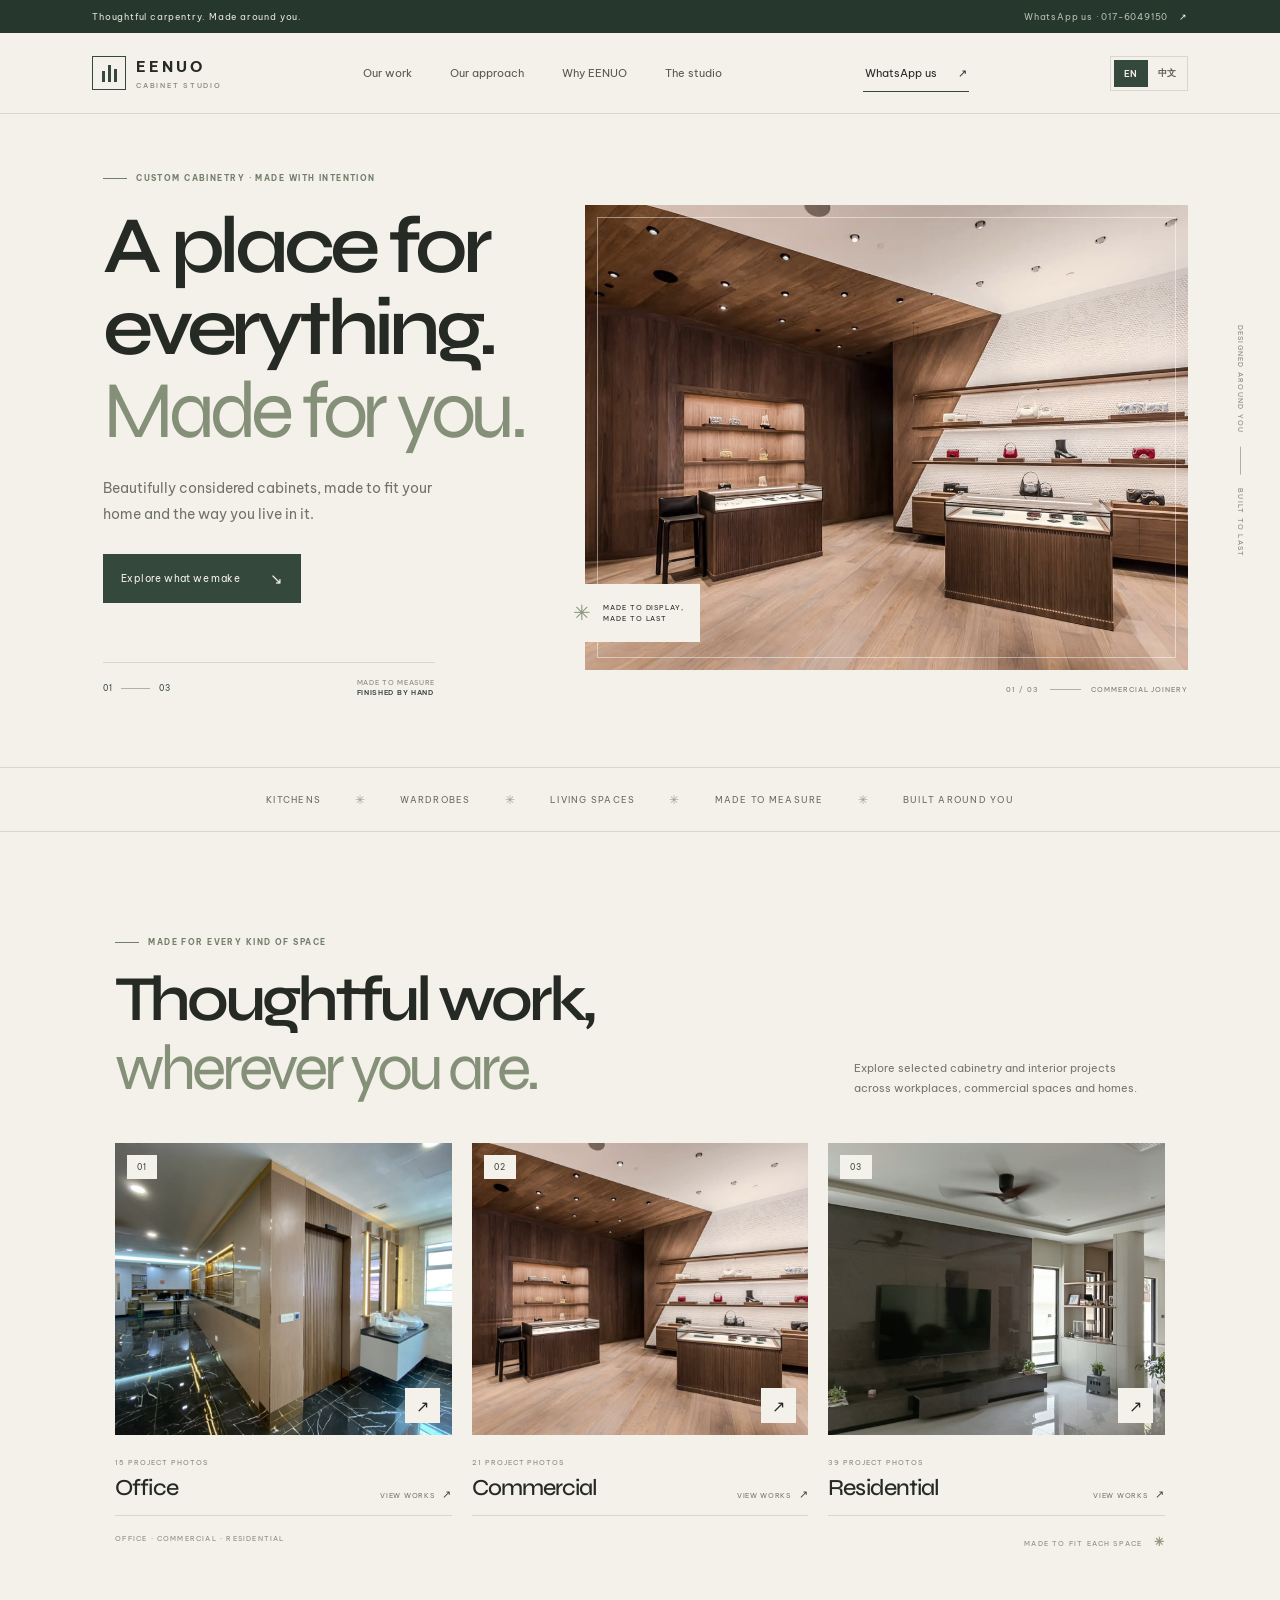
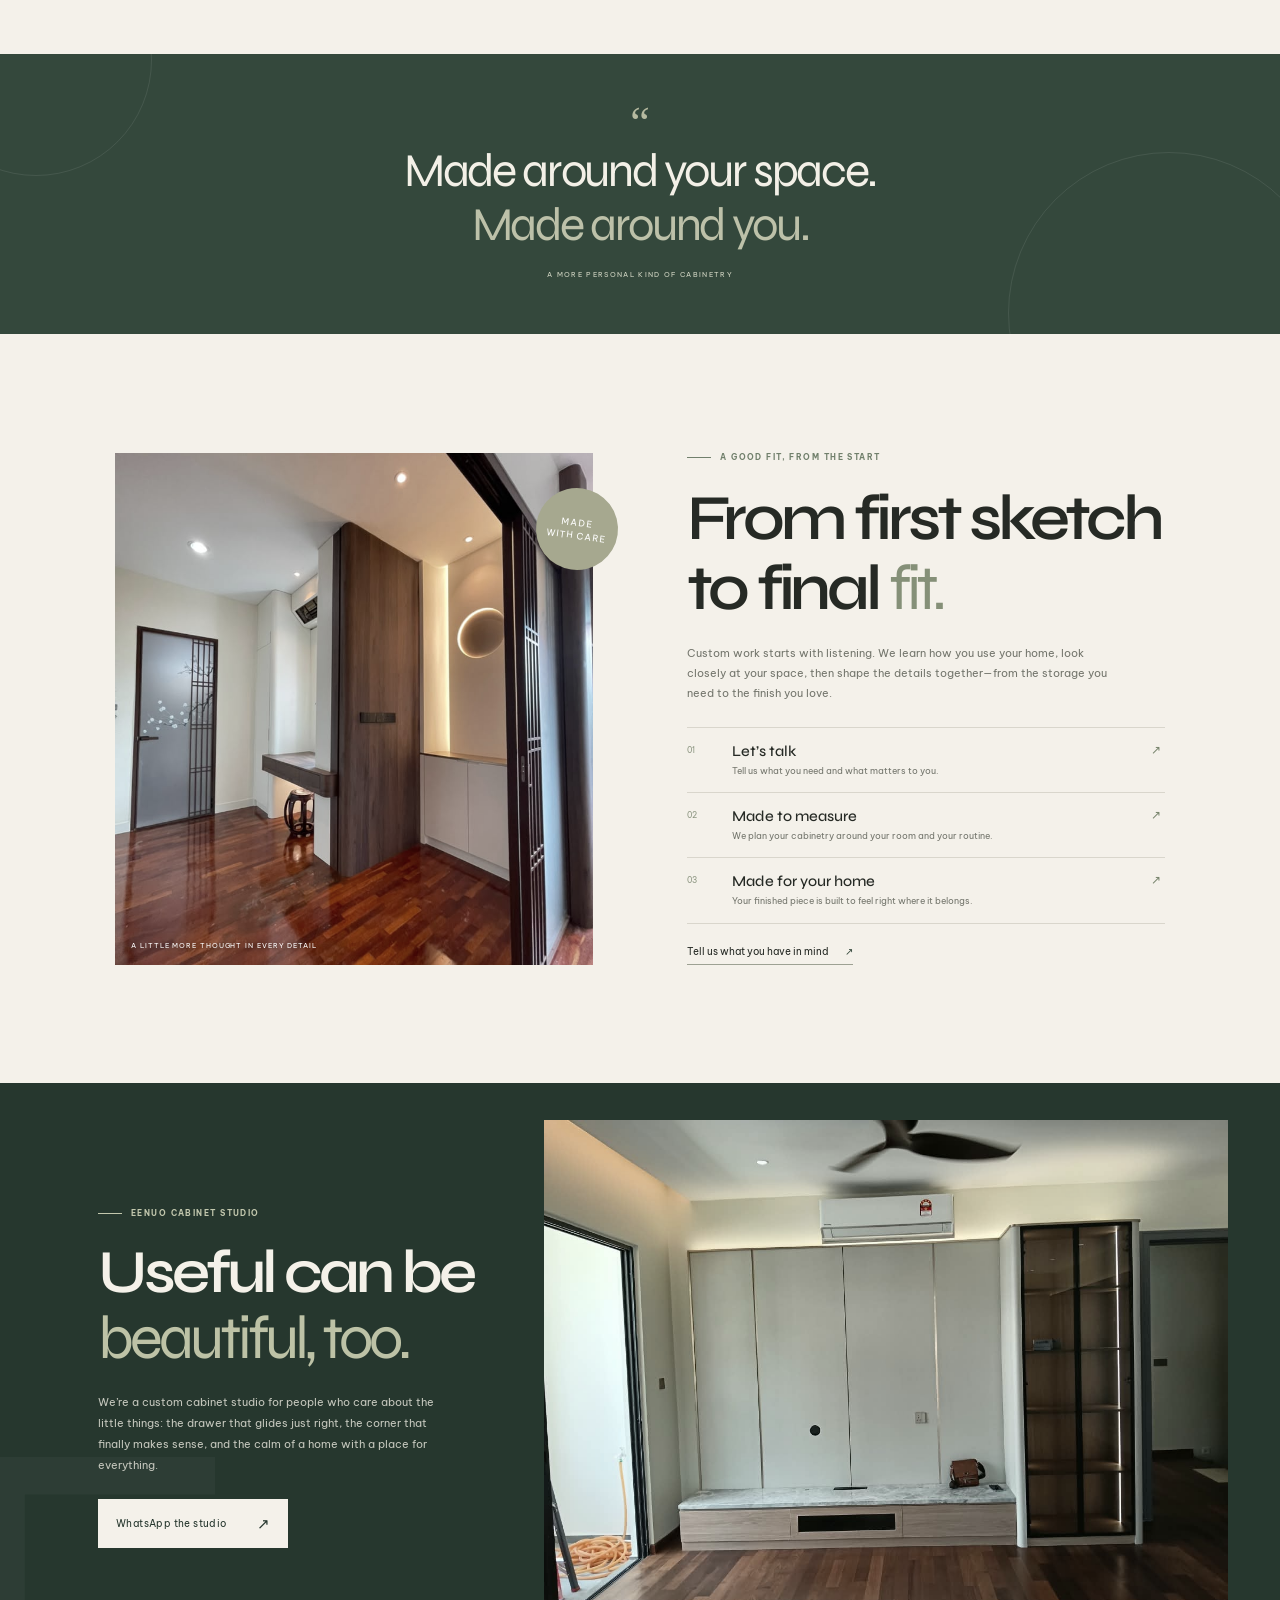
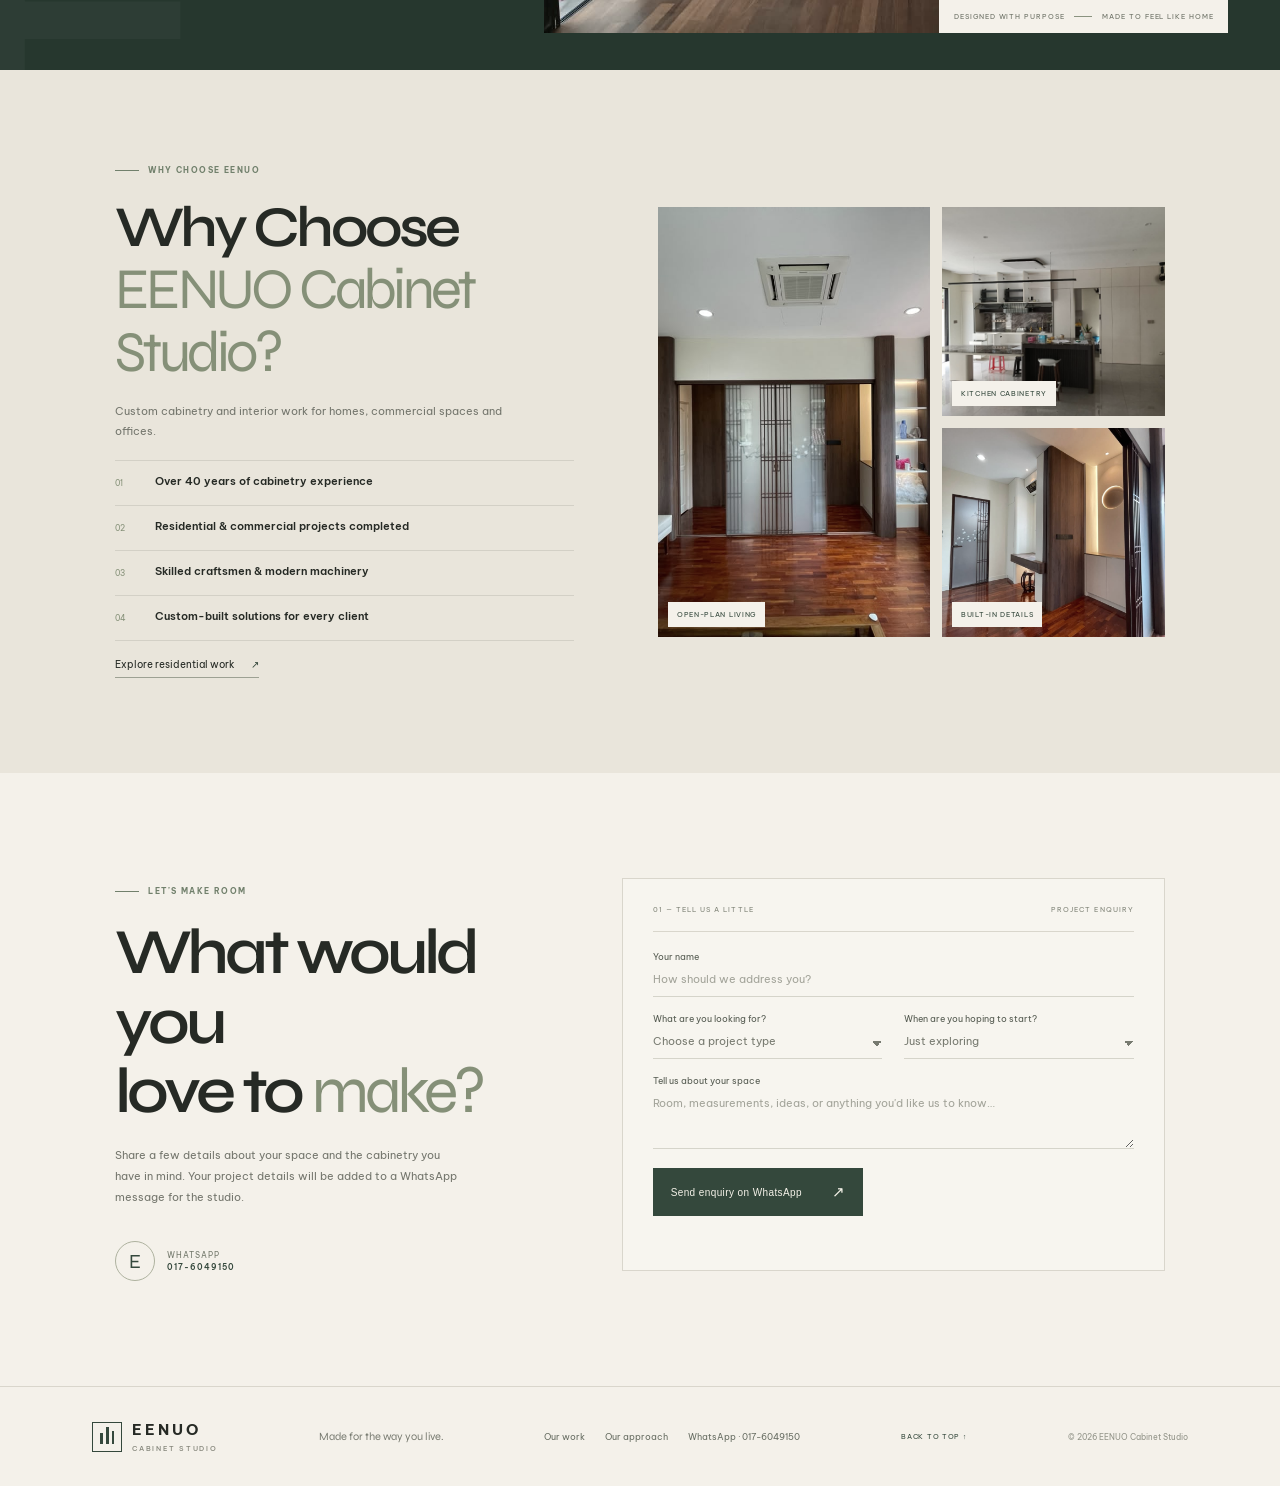
<file: index.html>
<!doctype html>
<html lang="en">
  <head>
    <meta charset="UTF-8" />
    <meta name="viewport" content="width=device-width, initial-scale=1.0" />
    <meta name="theme-color" content="#f4f1ea" />
    <meta name="description" content="EENUO Cabinet Studio creates custom cabinetry and interior joinery for office, commercial and residential spaces." />
    <title>EENUO Cabinet Studio — Made for the way you live</title>
    <link rel="preconnect" href="https://fonts.googleapis.com" />
    <link rel="preconnect" href="https://fonts.gstatic.com" crossorigin />
    <link href="https://fonts.googleapis.com/css2?family=Be+Vietnam+Pro:wght@400;500;600;700&family=Syne:wght@400;500;600;700&display=swap" rel="stylesheet" />
    <link rel="stylesheet" href="styles.css" />
    <link rel="stylesheet" href="styles-portfolio.css" />
  </head>
  <body>
    <div class="topline"><span>Thoughtful carpentry. Made around you.</span><a href="https://wa.me/60176049150?text=Hi%20EENUO%20Cabinet%20Studio%2C%20I%27d%20like%20to%20discuss%20a%20project." target="_blank" rel="noreferrer">WhatsApp us · 017-6049150 <span aria-hidden="true">↗</span></a></div>
    <header class="site-header">
      <a class="wordmark" href="#top" aria-label="EENUO Cabinet Studio home"><span class="wordmark-icon" aria-hidden="true"><i></i><i></i><i></i></span><span>EENUO<small>CABINET STUDIO</small></span></a>
      <nav class="desktop-nav" aria-label="Main navigation"><a href="#work">Our work</a><a href="#approach">Our approach</a><a href="#why-us">Why EENUO</a><a href="#studio">The studio</a></nav>
      <a class="nav-cta" href="https://wa.me/60176049150?text=Hi%20EENUO%20Cabinet%20Studio%2C%20I%27d%20like%20to%20discuss%20a%20project." target="_blank" rel="noreferrer">WhatsApp us <span aria-hidden="true">↗</span></a>
      <div class="language-switch" role="group" aria-label="Language selector"><button type="button" data-language="en" aria-pressed="true">EN</button><button type="button" data-language="zh" aria-pressed="false">中文</button></div><details class="mobile-nav"><summary aria-label="Open navigation"><span></span><span></span></summary><div class="mobile-panel"><a href="#work">Our work</a><a href="#approach">Our approach</a><a href="#why-us">Why EENUO</a><a href="#studio">The studio</a><a href="#contact">Start a project ↗</a></div></details>
    </header>

    <main id="top">
      <section class="hero">
        <div class="hero-copy"><p class="eyebrow"><span></span> CUSTOM CABINETRY · MADE WITH INTENTION</p><h1>A place for<br />everything.<br /><em>Made for you.</em></h1><p class="hero-lede">Beautifully considered cabinets, made to fit your home and the way you live in it.</p><a class="button button-dark" href="#work">Explore what we make <span aria-hidden="true">↘</span></a><div class="hero-foot"><span class="hero-index">01 <i></i> 03</span><span>MADE TO MEASURE<br /><b>FINISHED BY HAND</b></span></div></div>
        <div class="hero-image-wrap"><img src="assets/hero-showroom.jpg" alt="EENUO custom timber retail showroom with fitted wall shelving and display counters" fetchpriority="high" /><div class="hero-image-note"><span class="note-symbol">✳</span><span>MADE TO DISPLAY,<br />MADE TO LAST</span></div><div class="hero-image-tag">01 / 03 <i></i> COMMERCIAL JOINERY</div></div>
        <div class="vertical-label">DESIGNED AROUND YOU <i></i> BUILT TO LAST</div>
      </section>

      <section class="ticker" aria-label="Cabinet services"><span>Kitchens</span><i>✳</i><span>Wardrobes</span><i>✳</i><span>Living spaces</span><i>✳</i><span>Made to measure</span><i>✳</i><span>Built around you</span></section>

      <section class="work section-pad" id="work">
        <div class="section-heading"><div><p class="eyebrow"><span></span> MADE FOR EVERY KIND OF SPACE</p><h2>Thoughtful work,<br /><em>wherever you are.</em></h2></div><p class="heading-note">Explore selected cabinetry and interior projects across workplaces, commercial spaces and homes.</p></div>
        <div class="project-categories">
          <a class="category-card" href="office.html"><div class="category-photo"><img src="assets/office/office-01.jpg" alt="Office cabinetry project by EENUO Cabinet Studio" loading="lazy" /><span class="category-number">01</span><span class="category-arrow" aria-hidden="true">↗</span></div><div class="category-info"><div><span>15 PROJECT PHOTOS</span><h3>Office</h3></div><span class="category-link">VIEW WORKS <b>↗</b></span></div></a>
          <a class="category-card" href="commercial.html"><div class="category-photo"><img src="assets/commercial/commercial-01.jpg" alt="Commercial cabinetry project by EENUO Cabinet Studio" loading="lazy" /><span class="category-number">02</span><span class="category-arrow" aria-hidden="true">↗</span></div><div class="category-info"><div><span>21 PROJECT PHOTOS</span><h3>Commercial</h3></div><span class="category-link">VIEW WORKS <b>↗</b></span></div></a>
          <a class="category-card" href="residential.html"><div class="category-photo"><img src="assets/residential/media-wall.jpg" alt="Residential living room cabinetry and fitted media wall" loading="lazy" /><span class="category-number">03</span><span class="category-arrow" aria-hidden="true">↗</span></div><div class="category-info"><div><span>39 PROJECT PHOTOS</span><h3>Residential</h3></div><span class="category-link">VIEW WORKS <b>↗</b></span></div></a>
        </div>
        <div class="work-bottom"><span>OFFICE · COMMERCIAL · RESIDENTIAL</span><span>MADE TO FIT EACH SPACE <b>✳</b></span></div>
      </section>

      <section class="quote-band"><span class="quote-mark">“</span><p>Made around your space.<br /><em>Made around you.</em></p><span class="quote-caption">A MORE PERSONAL KIND OF CABINETRY</span></section>

      <section class="approach section-pad" id="approach">
        <div class="approach-visual"><img src="assets/joinery-detail.jpg" alt="EENUO custom wood room divider, floating console and illuminated display niche" loading="lazy" /><span class="approach-stamp">MADE<br />WITH CARE</span><span class="image-credit">A LITTLE MORE THOUGHT IN EVERY DETAIL</span></div>
        <div class="approach-copy"><p class="eyebrow"><span></span> A GOOD FIT, FROM THE START</p><h2>From first sketch<br />to final <em>fit.</em></h2><p>Custom work starts with listening. We learn how you use your home, look closely at your space, then shape the details together—from the storage you need to the finish you love.</p><div class="steps"><div class="step"><span>01</span><div><h3>Let’s talk</h3><p>Tell us what you need and what matters to you.</p></div><i>↗</i></div><div class="step"><span>02</span><div><h3>Made to measure</h3><p>We plan your cabinetry around your room and your routine.</p></div><i>↗</i></div><div class="step"><span>03</span><div><h3>Made for your home</h3><p>Your finished piece is built to feel right where it belongs.</p></div><i>↗</i></div></div><a class="text-link" href="#contact">Tell us what you have in mind <span>↗</span></a></div>
      </section>

      <section class="studio" id="studio"><div class="studio-copy"><p class="eyebrow"><span></span> EENUO CABINET STUDIO</p><h2>Useful can be<br /><em>beautiful, too.</em></h2><p>We’re a custom cabinet studio for people who care about the little things: the drawer that glides just right, the corner that finally makes sense, and the calm of a home with a place for everything.</p><a class="button button-light" href="https://wa.me/60176049150?text=Hi%20EENUO%20Cabinet%20Studio%2C%20I%27d%20like%20to%20discuss%20a%20project." target="_blank" rel="noreferrer">WhatsApp the studio <span aria-hidden="true">↗</span></a></div><div class="studio-visual"><img src="assets/media-storage.jpg" alt="EENUO completed media cabinet, stone-look feature wall and glass-front display storage" loading="lazy" /><div class="studio-caption"><span>DESIGNED WITH PURPOSE</span><i></i><span>MADE TO FEEL LIKE HOME</span></div></div><span class="studio-watermark">E</span></section>

      <section class="why-section" id="why-us">
        <div class="why-copy"><p class="eyebrow"><span></span> WHY CHOOSE EENUO</p><h2>Why Choose<br /><em>EENUO Cabinet Studio?</em></h2><p class="why-intro">Custom cabinetry and interior work for homes, commercial spaces and offices.</p>
          <div class="why-points"><article class="why-point"><span>01</span><div><h3>Over 40 years of cabinetry experience</h3></div></article><article class="why-point"><span>02</span><div><h3>Residential &amp; commercial projects completed</h3></div></article><article class="why-point"><span>03</span><div><h3>Skilled craftsmen &amp; modern machinery</h3></div></article><article class="why-point"><span>04</span><div><h3>Custom-built solutions for every client</h3></div></article></div>
          <a class="text-link" href="residential.html">Explore residential work <span>↗</span></a>
        </div>
        <div class="why-photos" aria-label="Selected residential cabinetry projects"><a class="why-photo why-photo-main" href="residential.html"><img src="assets/residential/living-room.jpg" alt="Open living space with a custom timber room divider and built-in storage" loading="lazy" /><span>OPEN-PLAN LIVING</span></a><a class="why-photo" href="residential.html"><img src="assets/residential/kitchen.jpg" alt="Custom kitchen cabinetry with a fitted island" loading="lazy" /><span>KITCHEN CABINETRY</span></a><a class="why-photo" href="residential.html"><img src="assets/residential/display-niche.jpg" alt="Built-in display niche and floating cabinet from a residential project" loading="lazy" /><span>BUILT-IN DETAILS</span></a></div>
      </section>

      <section class="contact section-pad" id="contact"><div class="contact-intro"><p class="eyebrow"><span></span> LET’S MAKE ROOM</p><h2>What would you<br />love to <em>make?</em></h2><p>Share a few details about your space and the cabinetry you have in mind. Your project details will be added to a WhatsApp message for the studio.</p><div class="contact-aside"><span class="contact-seal">E</span><span>WHATSAPP<br /><b>017-6049150</b></span></div></div><form class="project-form" id="project-form"><div class="form-top"><span>01 — TELL US A LITTLE</span><span>PROJECT ENQUIRY</span></div><label>Your name<input name="name" autocomplete="name" placeholder="How should we address you?" required /></label><div class="form-row"><label>What are you looking for?<select name="project" required><option value="" disabled selected>Choose a project type</option><option>Kitchen cabinets</option><option>Wardrobe</option><option>Living room or TV console</option><option>Whole-home cabinetry</option><option>Something else</option></select></label><label>When are you hoping to start?<select name="timing"><option>Just exploring</option><option>In the next 1–3 months</option><option>In 3–6 months</option><option>Flexible</option></select></label></div><label>Tell us about your space<textarea name="details" rows="3" placeholder="Room, measurements, ideas, or anything you'd like us to know…"></textarea></label><button class="button button-dark form-submit" type="submit">Send enquiry on WhatsApp <span aria-hidden="true">↗</span></button><p class="form-status" id="form-status" aria-live="polite"></p></form></section>
    </main>

    <footer class="footer"><a class="wordmark footer-brand" href="#top"><span class="wordmark-icon" aria-hidden="true"><i></i><i></i><i></i></span><span>EENUO<small>CABINET STUDIO</small></span></a><p>Made for the way you live.</p><nav aria-label="Footer navigation"><a href="#work">Our work</a><a href="#approach">Our approach</a><a href="https://wa.me/60176049150?text=Hi%20EENUO%20Cabinet%20Studio%2C%20I%27d%20like%20to%20discuss%20a%20project." target="_blank" rel="noreferrer">WhatsApp · 017-6049150</a></nav><a class="back-top" href="#top">BACK TO TOP ↑</a><span class="copyright">© 2026 EENUO Cabinet Studio</span></footer>
    <script src="script.js"></script><script src="language.js"></script>
  </body>
</html>
</file>
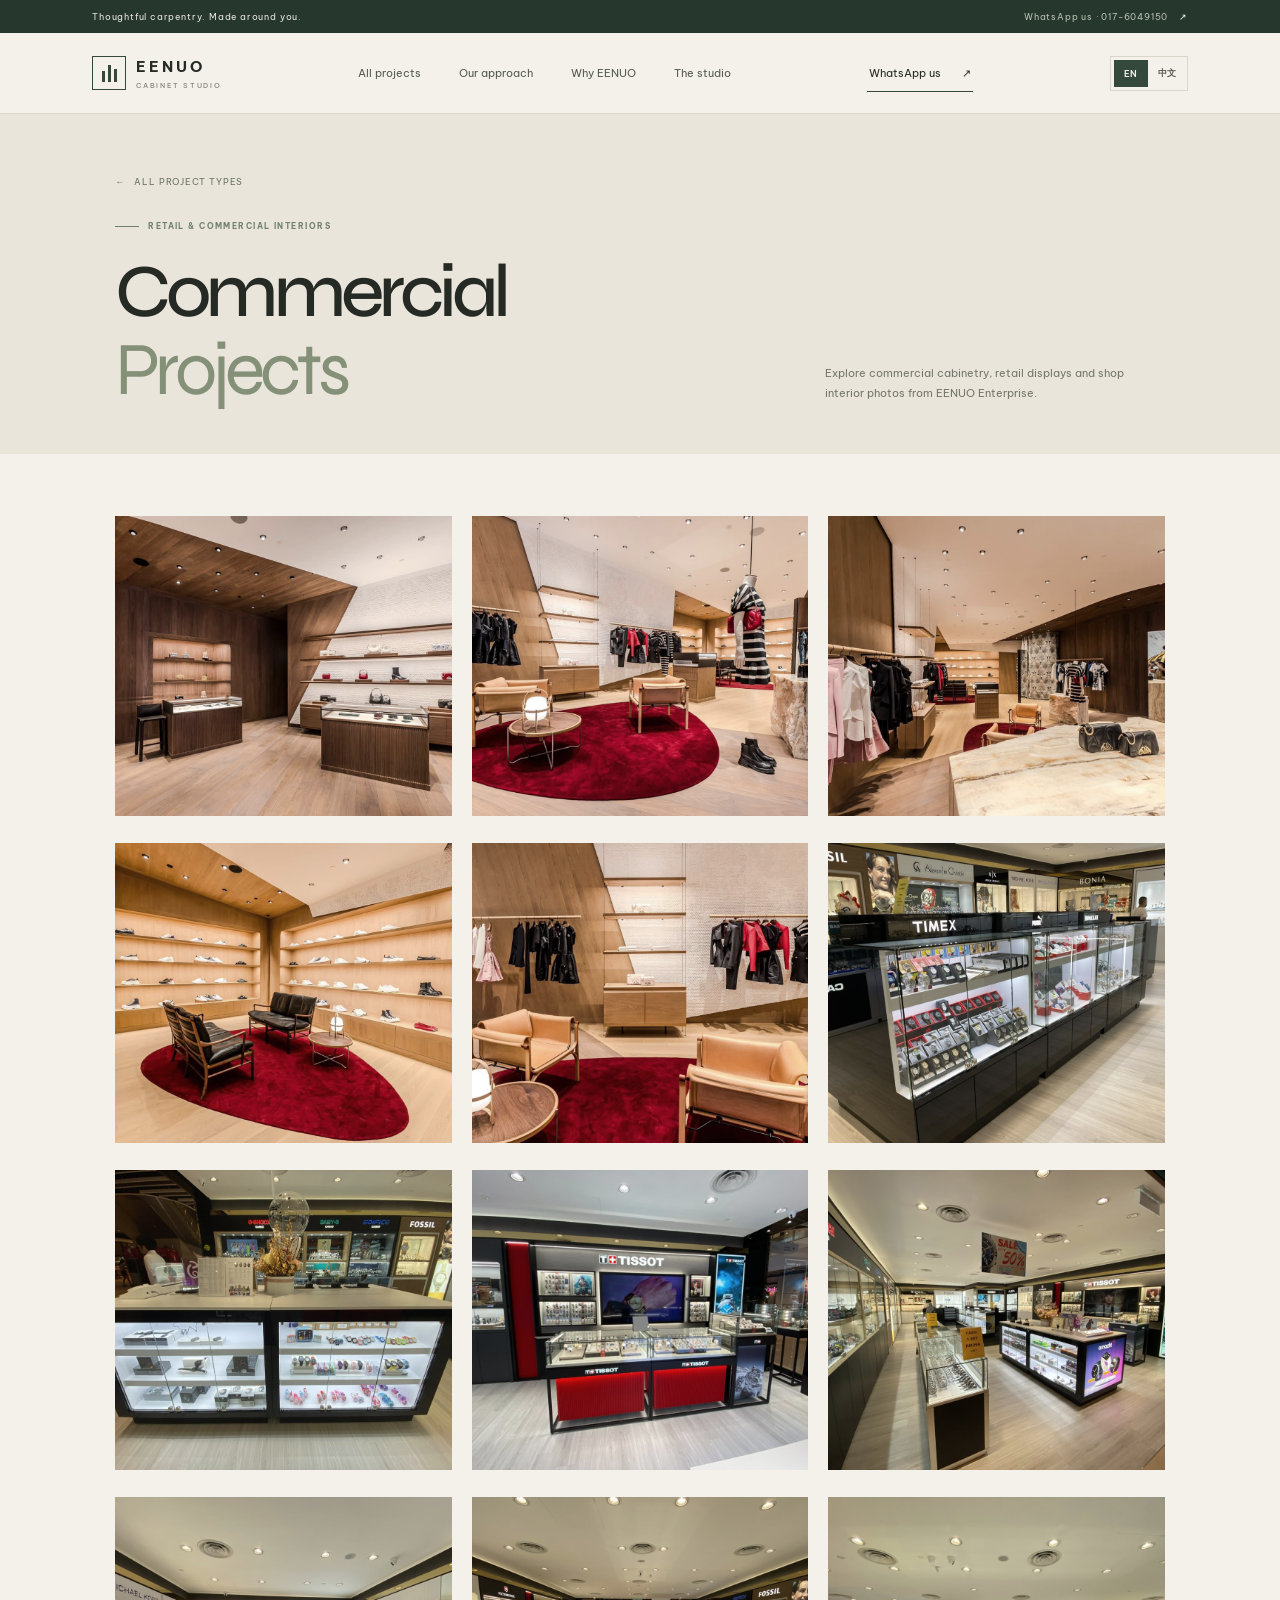
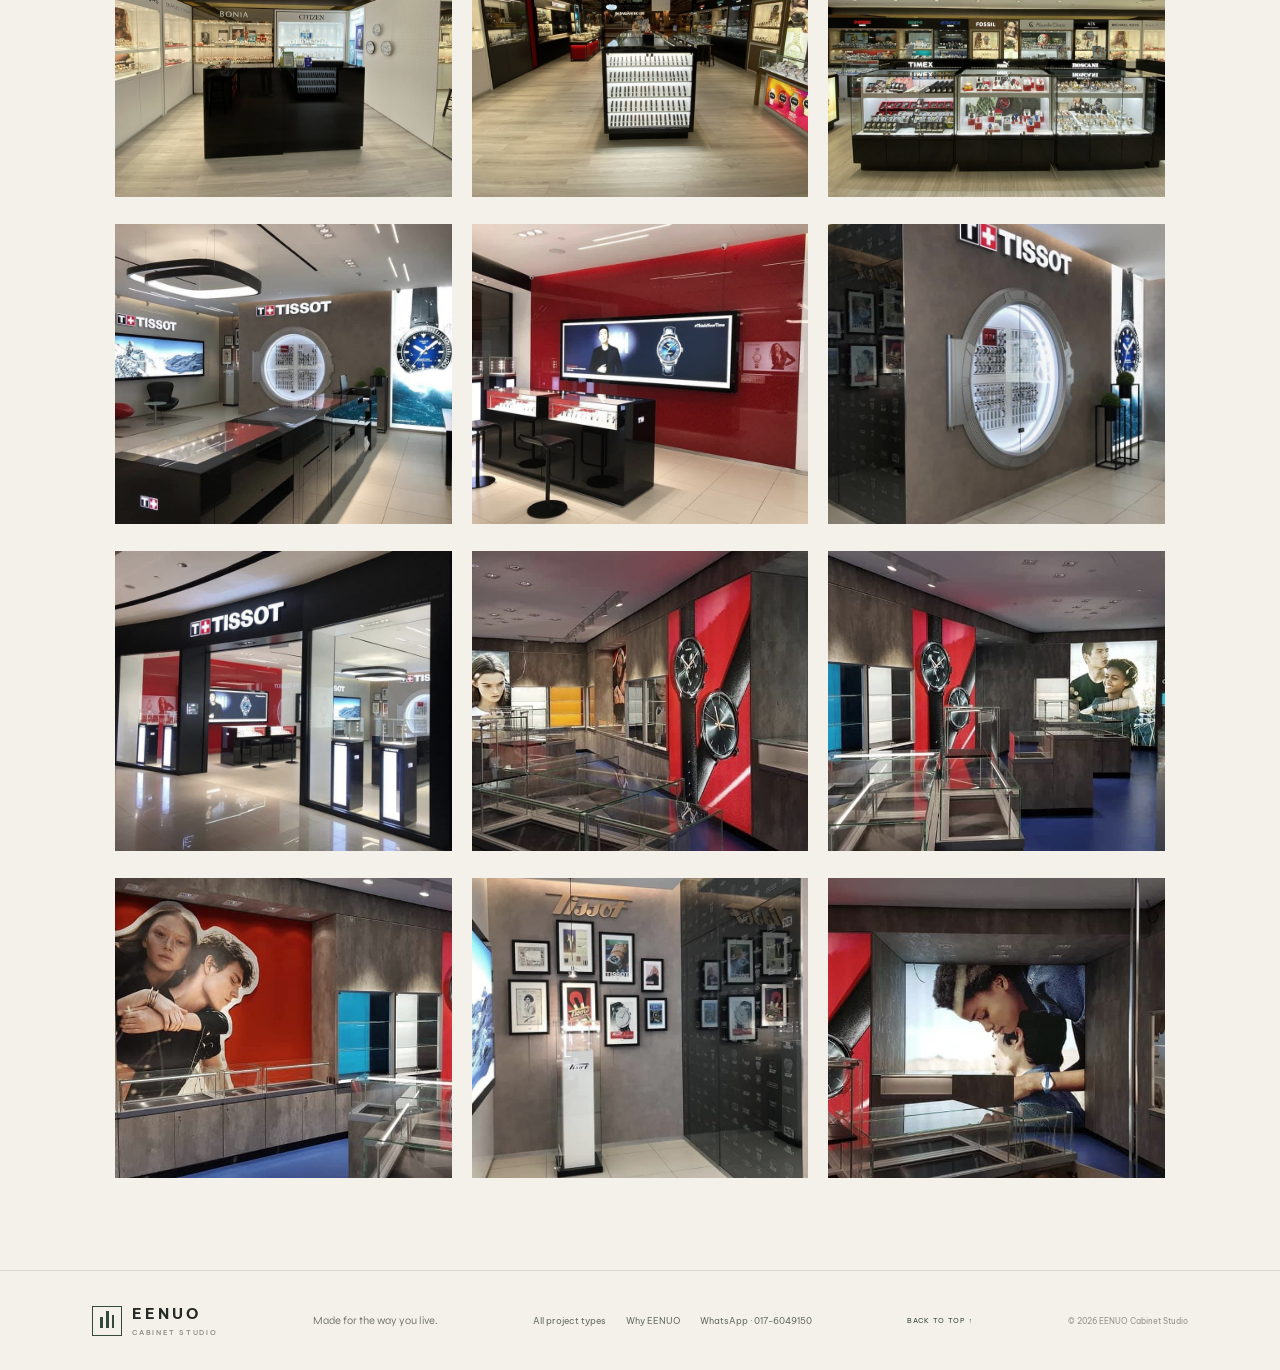
<file: commercial.html>
<!doctype html>
<html lang="en">
  <head>
    <meta charset="UTF-8" />
    <meta name="viewport" content="width=device-width, initial-scale=1.0" />
    <meta name="theme-color" content="#f4f1ea" />
    <meta name="description" content="21 commercial project photos from EENUO Cabinet Studio." />
    <title>Commercial Projects — EENUO Cabinet Studio</title>
    <link rel="preconnect" href="https://fonts.googleapis.com" />
    <link rel="preconnect" href="https://fonts.gstatic.com" crossorigin />
    <link href="https://fonts.googleapis.com/css2?family=Be+Vietnam+Pro:wght@400;500;600;700&family=Syne:wght@400;500;600;700&display=swap" rel="stylesheet" />
    <link rel="stylesheet" href="styles.css" />
    <link rel="stylesheet" href="styles-portfolio.css" />
  </head>
  <body>
    <div class="topline"><span>Thoughtful carpentry. Made around you.</span><a href="https://wa.me/60176049150?text=Hi%20EENUO%20Cabinet%20Studio%2C%20I%27d%20like%20to%20discuss%20a%20project." target="_blank" rel="noreferrer">WhatsApp us · 017-6049150 <span aria-hidden="true">↗</span></a></div>
    <header class="site-header">
      <a class="wordmark" href="index.html#top" aria-label="EENUO Cabinet Studio home"><span class="wordmark-icon" aria-hidden="true"><i></i><i></i><i></i></span><span>EENUO<small>CABINET STUDIO</small></span></a>
      <nav class="desktop-nav" aria-label="Main navigation"><a href="index.html#work">All projects</a><a href="index.html#approach">Our approach</a><a href="index.html#why-us">Why EENUO</a><a href="index.html#studio">The studio</a></nav>
      <a class="nav-cta" href="https://wa.me/60176049150?text=Hi%20EENUO%20Cabinet%20Studio%2C%20I%27d%20like%20to%20discuss%20a%20project." target="_blank" rel="noreferrer">WhatsApp us <span aria-hidden="true">↗</span></a>
      <div class="language-switch" role="group" aria-label="Language selector"><button type="button" data-language="en" aria-pressed="true">EN</button><button type="button" data-language="zh" aria-pressed="false">中文</button></div><details class="mobile-nav"><summary aria-label="Open navigation"><span></span><span></span></summary><div class="mobile-panel"><a href="index.html#work">All projects</a><a href="index.html#approach">Our approach</a><a href="index.html#why-us">Why EENUO</a><a href="index.html#studio">The studio</a><a href="https://wa.me/60176049150?text=Hi%20EENUO%20Cabinet%20Studio%2C%20I%27d%20like%20to%20discuss%20a%20project." target="_blank" rel="noreferrer">WhatsApp us ↗</a></div></details>
    </header>
    <main>
      <section class="portfolio-hero">
        <a class="portfolio-back" href="index.html#work">← <span>All project types</span></a>
        <div class="portfolio-heading"><div><p class="eyebrow"><span></span> RETAIL & COMMERCIAL INTERIORS</p><h1>Commercial<br /><em>Projects</em></h1></div><p>Explore commercial cabinetry, retail displays and shop interior photos from EENUO Enterprise.</p></div>
      </section>
      <section class="portfolio-gallery" aria-label="Commercial project gallery">
        <div class="gallery-grid">
        <button class="gallery-item" type="button" data-lightbox-src="assets/commercial/commercial-01.jpg" aria-label="View Commercial project 01 photo">
          <span class="gallery-image"><img src="assets/commercial/commercial-01.jpg" alt="Commercial cabinetry and interior work photo 01 from EENUO Enterprise" loading="lazy" /></span>
        </button>
        <button class="gallery-item" type="button" data-lightbox-src="assets/commercial/commercial-02.jpg" aria-label="View Commercial project 02 photo">
          <span class="gallery-image"><img src="assets/commercial/commercial-02.jpg" alt="Commercial cabinetry and interior work photo 02 from EENUO Enterprise" loading="lazy" /></span>
        </button>
        <button class="gallery-item" type="button" data-lightbox-src="assets/commercial/commercial-03.jpg" aria-label="View Commercial project 03 photo">
          <span class="gallery-image"><img src="assets/commercial/commercial-03.jpg" alt="Commercial cabinetry and interior work photo 03 from EENUO Enterprise" loading="lazy" /></span>
        </button>
        <button class="gallery-item" type="button" data-lightbox-src="assets/commercial/commercial-04.jpg" aria-label="View Commercial project 04 photo">
          <span class="gallery-image"><img src="assets/commercial/commercial-04.jpg" alt="Commercial cabinetry and interior work photo 04 from EENUO Enterprise" loading="lazy" /></span>
        </button>
        <button class="gallery-item" type="button" data-lightbox-src="assets/commercial/commercial-05.jpg" aria-label="View Commercial project 05 photo">
          <span class="gallery-image"><img src="assets/commercial/commercial-05.jpg" alt="Commercial cabinetry and interior work photo 05 from EENUO Enterprise" loading="lazy" /></span>
        </button>
        <button class="gallery-item" type="button" data-lightbox-src="assets/commercial/commercial-06.jpg" aria-label="View Commercial project 06 photo">
          <span class="gallery-image"><img src="assets/commercial/commercial-06.jpg" alt="Commercial cabinetry and interior work photo 06 from EENUO Enterprise" loading="lazy" /></span>
        </button>
        <button class="gallery-item" type="button" data-lightbox-src="assets/commercial/commercial-07.jpg" aria-label="View Commercial project 07 photo">
          <span class="gallery-image"><img src="assets/commercial/commercial-07.jpg" alt="Commercial cabinetry and interior work photo 07 from EENUO Enterprise" loading="lazy" /></span>
        </button>
        <button class="gallery-item" type="button" data-lightbox-src="assets/commercial/commercial-08.jpg" aria-label="View Commercial project 08 photo">
          <span class="gallery-image"><img src="assets/commercial/commercial-08.jpg" alt="Commercial cabinetry and interior work photo 08 from EENUO Enterprise" loading="lazy" /></span>
        </button>
        <button class="gallery-item" type="button" data-lightbox-src="assets/commercial/commercial-09.jpg" aria-label="View Commercial project 09 photo">
          <span class="gallery-image"><img src="assets/commercial/commercial-09.jpg" alt="Commercial cabinetry and interior work photo 09 from EENUO Enterprise" loading="lazy" /></span>
        </button>
        <button class="gallery-item" type="button" data-lightbox-src="assets/commercial/commercial-10.jpg" aria-label="View Commercial project 10 photo">
          <span class="gallery-image"><img src="assets/commercial/commercial-10.jpg" alt="Commercial cabinetry and interior work photo 10 from EENUO Enterprise" loading="lazy" /></span>
        </button>
        <button class="gallery-item" type="button" data-lightbox-src="assets/commercial/commercial-11.jpg" aria-label="View Commercial project 11 photo">
          <span class="gallery-image"><img src="assets/commercial/commercial-11.jpg" alt="Commercial cabinetry and interior work photo 11 from EENUO Enterprise" loading="lazy" /></span>
        </button>
        <button class="gallery-item" type="button" data-lightbox-src="assets/commercial/commercial-12.jpg" aria-label="View Commercial project 12 photo">
          <span class="gallery-image"><img src="assets/commercial/commercial-12.jpg" alt="Commercial cabinetry and interior work photo 12 from EENUO Enterprise" loading="lazy" /></span>
        </button>
        <button class="gallery-item" type="button" data-lightbox-src="assets/commercial/commercial-13.jpg" aria-label="View Commercial project 13 photo">
          <span class="gallery-image"><img src="assets/commercial/commercial-13.jpg" alt="Commercial cabinetry and interior work photo 13 from EENUO Enterprise" loading="lazy" /></span>
        </button>
        <button class="gallery-item" type="button" data-lightbox-src="assets/commercial/commercial-14.jpg" aria-label="View Commercial project 14 photo">
          <span class="gallery-image"><img src="assets/commercial/commercial-14.jpg" alt="Commercial cabinetry and interior work photo 14 from EENUO Enterprise" loading="lazy" /></span>
        </button>
        <button class="gallery-item" type="button" data-lightbox-src="assets/commercial/commercial-15.jpg" aria-label="View Commercial project 15 photo">
          <span class="gallery-image"><img src="assets/commercial/commercial-15.jpg" alt="Commercial cabinetry and interior work photo 15 from EENUO Enterprise" loading="lazy" /></span>
        </button>
        <button class="gallery-item" type="button" data-lightbox-src="assets/commercial/commercial-16.jpg" aria-label="View Commercial project 16 photo">
          <span class="gallery-image"><img src="assets/commercial/commercial-16.jpg" alt="Commercial cabinetry and interior work photo 16 from EENUO Enterprise" loading="lazy" /></span>
        </button>
        <button class="gallery-item" type="button" data-lightbox-src="assets/commercial/commercial-17.jpg" aria-label="View Commercial project 17 photo">
          <span class="gallery-image"><img src="assets/commercial/commercial-17.jpg" alt="Commercial cabinetry and interior work photo 17 from EENUO Enterprise" loading="lazy" /></span>
        </button>
        <button class="gallery-item" type="button" data-lightbox-src="assets/commercial/commercial-18.jpg" aria-label="View Commercial project 18 photo">
          <span class="gallery-image"><img src="assets/commercial/commercial-18.jpg" alt="Commercial cabinetry and interior work photo 18 from EENUO Enterprise" loading="lazy" /></span>
        </button>
        <button class="gallery-item" type="button" data-lightbox-src="assets/commercial/commercial-19.jpg" aria-label="View Commercial project 19 photo">
          <span class="gallery-image"><img src="assets/commercial/commercial-19.jpg" alt="Commercial cabinetry and interior work photo 19 from EENUO Enterprise" loading="lazy" /></span>
        </button>
        <button class="gallery-item" type="button" data-lightbox-src="assets/commercial/commercial-20.jpg" aria-label="View Commercial project 20 photo">
          <span class="gallery-image"><img src="assets/commercial/commercial-20.jpg" alt="Commercial cabinetry and interior work photo 20 from EENUO Enterprise" loading="lazy" /></span>
        </button>
        <button class="gallery-item" type="button" data-lightbox-src="assets/commercial/commercial-21.jpg" aria-label="View Commercial project 21 photo">
          <span class="gallery-image"><img src="assets/commercial/commercial-21.jpg" alt="Commercial cabinetry and interior work photo 21 from EENUO Enterprise" loading="lazy" /></span>
        </button>
        </div>
      </section>
    </main>
    <dialog class="lightbox" id="project-lightbox" aria-label="Project photo viewer">
      <img id="lightbox-image" alt="" />
      <div class="lightbox-bar"><button class="lightbox-close" type="button" aria-label="Close photo">×</button></div>
    </dialog>
    <footer class="footer"><a class="wordmark footer-brand" href="index.html#top"><span class="wordmark-icon" aria-hidden="true"><i></i><i></i><i></i></span><span>EENUO<small>CABINET STUDIO</small></span></a><p>Made for the way you live.</p><nav aria-label="Footer navigation"><a href="index.html#work">All project types</a><a href="index.html#why-us">Why EENUO</a><a href="https://wa.me/60176049150?text=Hi%20EENUO%20Cabinet%20Studio%2C%20I%27d%20like%20to%20discuss%20a%20project." target="_blank" rel="noreferrer">WhatsApp · 017-6049150</a></nav><a class="back-top" href="#top">BACK TO TOP ↑</a><span class="copyright">© 2026 EENUO Cabinet Studio</span></footer>
    <script src="script.js"></script><script src="language.js"></script>
  </body>
</html>
</file>
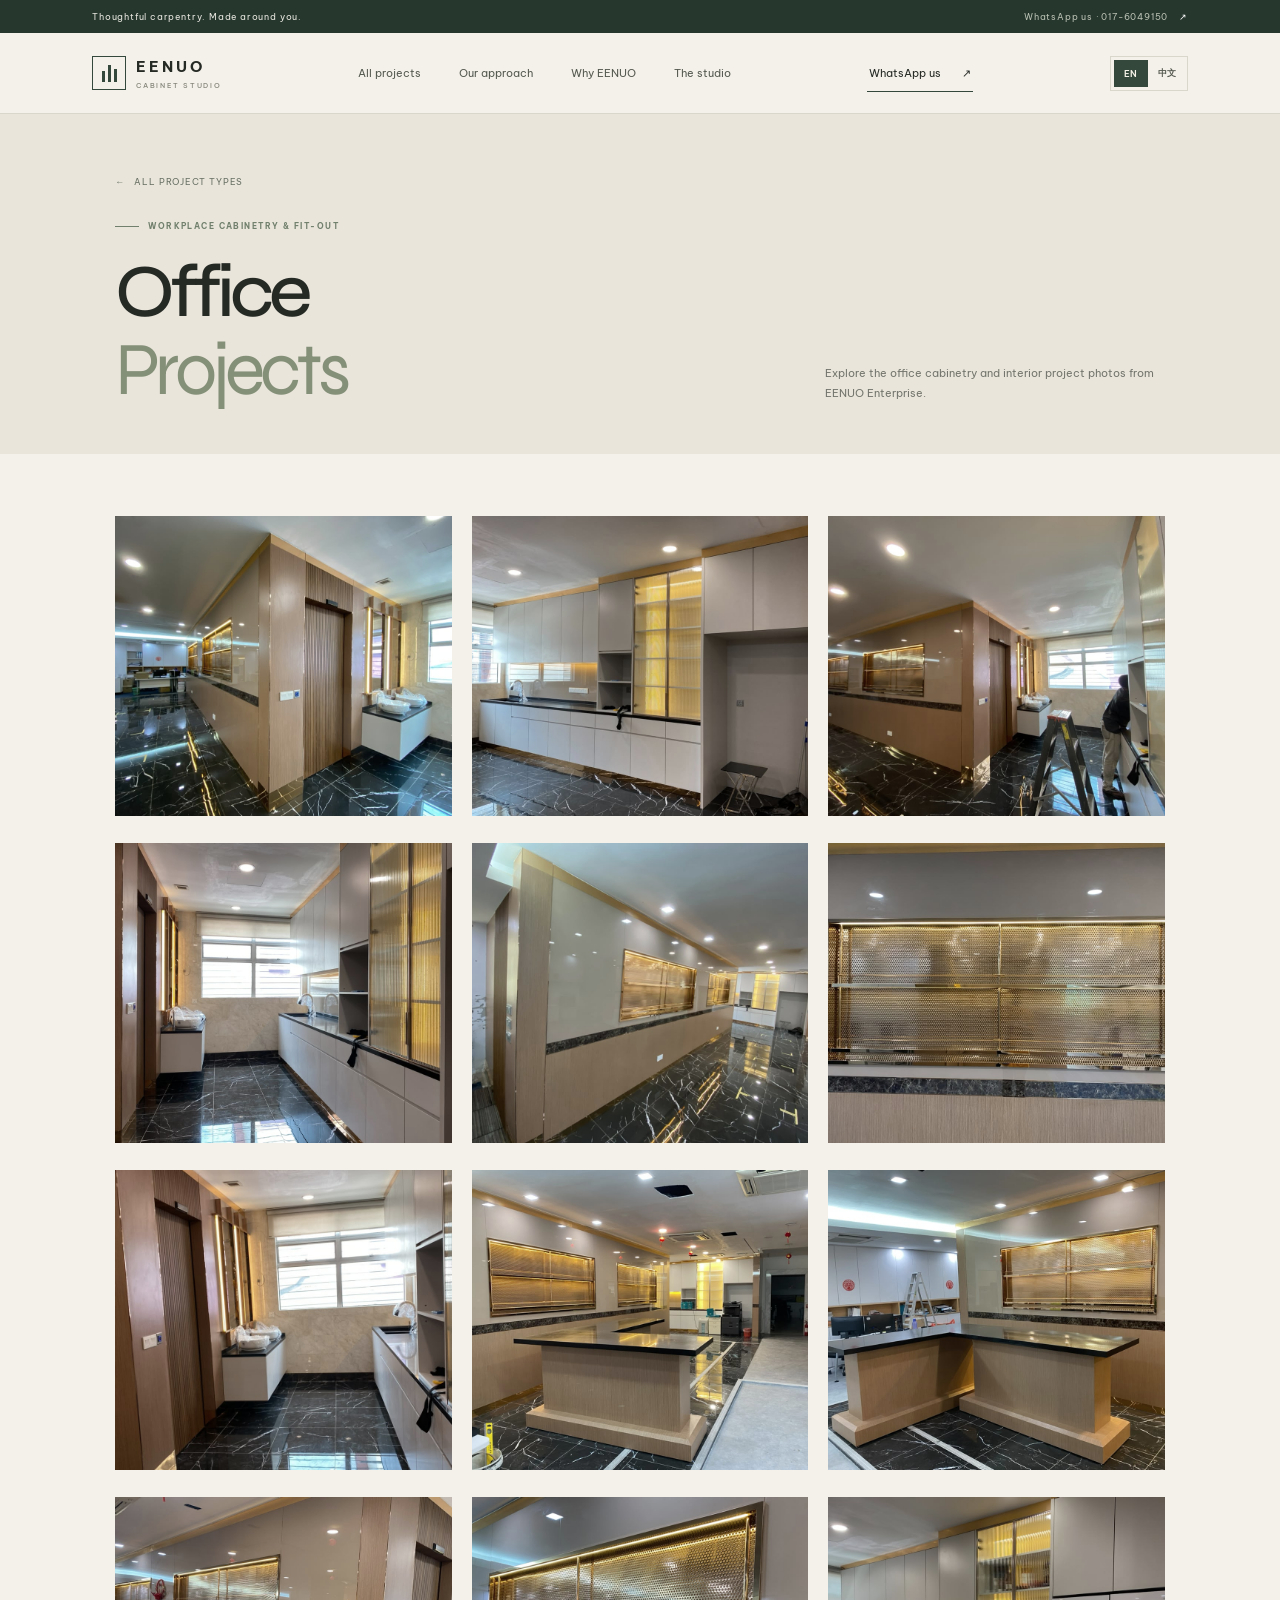
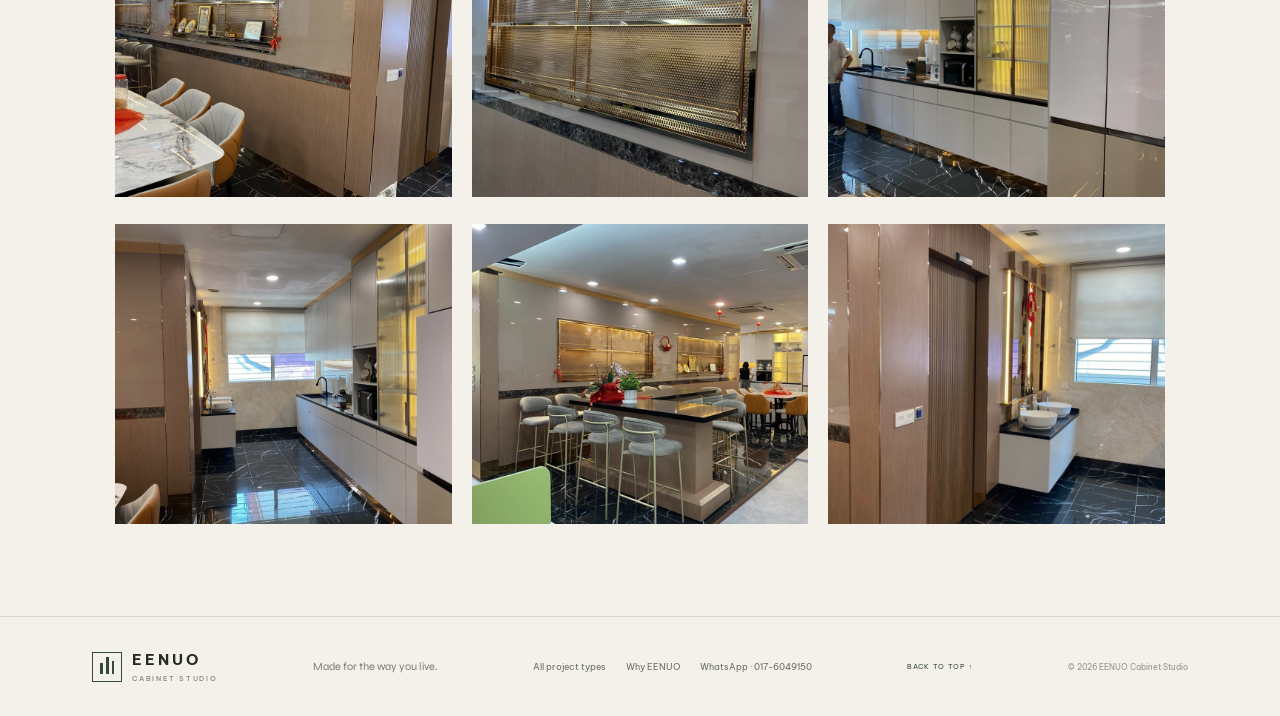
<file: office.html>
<!doctype html>
<html lang="en">
  <head>
    <meta charset="UTF-8" />
    <meta name="viewport" content="width=device-width, initial-scale=1.0" />
    <meta name="theme-color" content="#f4f1ea" />
    <meta name="description" content="15 office project photos from EENUO Cabinet Studio." />
    <title>Office Projects — EENUO Cabinet Studio</title>
    <link rel="preconnect" href="https://fonts.googleapis.com" />
    <link rel="preconnect" href="https://fonts.gstatic.com" crossorigin />
    <link href="https://fonts.googleapis.com/css2?family=Be+Vietnam+Pro:wght@400;500;600;700&family=Syne:wght@400;500;600;700&display=swap" rel="stylesheet" />
    <link rel="stylesheet" href="styles.css" />
    <link rel="stylesheet" href="styles-portfolio.css" />
  </head>
  <body>
    <div class="topline"><span>Thoughtful carpentry. Made around you.</span><a href="https://wa.me/60176049150?text=Hi%20EENUO%20Cabinet%20Studio%2C%20I%27d%20like%20to%20discuss%20a%20project." target="_blank" rel="noreferrer">WhatsApp us · 017-6049150 <span aria-hidden="true">↗</span></a></div>
    <header class="site-header">
      <a class="wordmark" href="index.html#top" aria-label="EENUO Cabinet Studio home"><span class="wordmark-icon" aria-hidden="true"><i></i><i></i><i></i></span><span>EENUO<small>CABINET STUDIO</small></span></a>
      <nav class="desktop-nav" aria-label="Main navigation"><a href="index.html#work">All projects</a><a href="index.html#approach">Our approach</a><a href="index.html#why-us">Why EENUO</a><a href="index.html#studio">The studio</a></nav>
      <a class="nav-cta" href="https://wa.me/60176049150?text=Hi%20EENUO%20Cabinet%20Studio%2C%20I%27d%20like%20to%20discuss%20a%20project." target="_blank" rel="noreferrer">WhatsApp us <span aria-hidden="true">↗</span></a>
      <div class="language-switch" role="group" aria-label="Language selector"><button type="button" data-language="en" aria-pressed="true">EN</button><button type="button" data-language="zh" aria-pressed="false">中文</button></div><details class="mobile-nav"><summary aria-label="Open navigation"><span></span><span></span></summary><div class="mobile-panel"><a href="index.html#work">All projects</a><a href="index.html#approach">Our approach</a><a href="index.html#why-us">Why EENUO</a><a href="index.html#studio">The studio</a><a href="https://wa.me/60176049150?text=Hi%20EENUO%20Cabinet%20Studio%2C%20I%27d%20like%20to%20discuss%20a%20project." target="_blank" rel="noreferrer">WhatsApp us ↗</a></div></details>
    </header>
    <main>
      <section class="portfolio-hero">
        <a class="portfolio-back" href="index.html#work">← <span>All project types</span></a>
        <div class="portfolio-heading"><div><p class="eyebrow"><span></span> WORKPLACE CABINETRY & FIT-OUT</p><h1>Office<br /><em>Projects</em></h1></div><p>Explore the office cabinetry and interior project photos from EENUO Enterprise.</p></div>
      </section>
      <section class="portfolio-gallery" aria-label="Office project gallery">
        <div class="gallery-grid">
        <button class="gallery-item" type="button" data-lightbox-src="assets/office/office-01.jpg" aria-label="View Office project 01 photo">
          <span class="gallery-image"><img src="assets/office/office-01.jpg" alt="Office cabinetry and interior work photo 01 from EENUO Enterprise" loading="lazy" /></span>
        </button>
        <button class="gallery-item" type="button" data-lightbox-src="assets/office/office-02.jpg" aria-label="View Office project 02 photo">
          <span class="gallery-image"><img src="assets/office/office-02.jpg" alt="Office cabinetry and interior work photo 02 from EENUO Enterprise" loading="lazy" /></span>
        </button>
        <button class="gallery-item" type="button" data-lightbox-src="assets/office/office-03.jpg" aria-label="View Office project 03 photo">
          <span class="gallery-image"><img src="assets/office/office-03.jpg" alt="Office cabinetry and interior work photo 03 from EENUO Enterprise" loading="lazy" /></span>
        </button>
        <button class="gallery-item" type="button" data-lightbox-src="assets/office/office-04.jpg" aria-label="View Office project 04 photo">
          <span class="gallery-image"><img src="assets/office/office-04.jpg" alt="Office cabinetry and interior work photo 04 from EENUO Enterprise" loading="lazy" /></span>
        </button>
        <button class="gallery-item" type="button" data-lightbox-src="assets/office/office-05.jpg" aria-label="View Office project 05 photo">
          <span class="gallery-image"><img src="assets/office/office-05.jpg" alt="Office cabinetry and interior work photo 05 from EENUO Enterprise" loading="lazy" /></span>
        </button>
        <button class="gallery-item" type="button" data-lightbox-src="assets/office/office-06.jpg" aria-label="View Office project 06 photo">
          <span class="gallery-image"><img src="assets/office/office-06.jpg" alt="Office cabinetry and interior work photo 06 from EENUO Enterprise" loading="lazy" /></span>
        </button>
        <button class="gallery-item" type="button" data-lightbox-src="assets/office/office-07.jpg" aria-label="View Office project 07 photo">
          <span class="gallery-image"><img src="assets/office/office-07.jpg" alt="Office cabinetry and interior work photo 07 from EENUO Enterprise" loading="lazy" /></span>
        </button>
        <button class="gallery-item" type="button" data-lightbox-src="assets/office/office-08.jpg" aria-label="View Office project 08 photo">
          <span class="gallery-image"><img src="assets/office/office-08.jpg" alt="Office cabinetry and interior work photo 08 from EENUO Enterprise" loading="lazy" /></span>
        </button>
        <button class="gallery-item" type="button" data-lightbox-src="assets/office/office-09.jpg" aria-label="View Office project 09 photo">
          <span class="gallery-image"><img src="assets/office/office-09.jpg" alt="Office cabinetry and interior work photo 09 from EENUO Enterprise" loading="lazy" /></span>
        </button>
        <button class="gallery-item" type="button" data-lightbox-src="assets/office/office-10.jpg" aria-label="View Office project 10 photo">
          <span class="gallery-image"><img src="assets/office/office-10.jpg" alt="Office cabinetry and interior work photo 10 from EENUO Enterprise" loading="lazy" /></span>
        </button>
        <button class="gallery-item" type="button" data-lightbox-src="assets/office/office-11.jpg" aria-label="View Office project 11 photo">
          <span class="gallery-image"><img src="assets/office/office-11.jpg" alt="Office cabinetry and interior work photo 11 from EENUO Enterprise" loading="lazy" /></span>
        </button>
        <button class="gallery-item" type="button" data-lightbox-src="assets/office/office-12.jpg" aria-label="View Office project 12 photo">
          <span class="gallery-image"><img src="assets/office/office-12.jpg" alt="Office cabinetry and interior work photo 12 from EENUO Enterprise" loading="lazy" /></span>
        </button>
        <button class="gallery-item" type="button" data-lightbox-src="assets/office/office-13.jpg" aria-label="View Office project 13 photo">
          <span class="gallery-image"><img src="assets/office/office-13.jpg" alt="Office cabinetry and interior work photo 13 from EENUO Enterprise" loading="lazy" /></span>
        </button>
        <button class="gallery-item" type="button" data-lightbox-src="assets/office/office-14.jpg" aria-label="View Office project 14 photo">
          <span class="gallery-image"><img src="assets/office/office-14.jpg" alt="Office cabinetry and interior work photo 14 from EENUO Enterprise" loading="lazy" /></span>
        </button>
        <button class="gallery-item" type="button" data-lightbox-src="assets/office/office-15.jpg" aria-label="View Office project 15 photo">
          <span class="gallery-image"><img src="assets/office/office-15.jpg" alt="Office cabinetry and interior work photo 15 from EENUO Enterprise" loading="lazy" /></span>
        </button>
        </div>
      </section>
    </main>
    <dialog class="lightbox" id="project-lightbox" aria-label="Project photo viewer">
      <img id="lightbox-image" alt="" />
      <div class="lightbox-bar"><button class="lightbox-close" type="button" aria-label="Close photo">×</button></div>
    </dialog>
    <footer class="footer"><a class="wordmark footer-brand" href="index.html#top"><span class="wordmark-icon" aria-hidden="true"><i></i><i></i><i></i></span><span>EENUO<small>CABINET STUDIO</small></span></a><p>Made for the way you live.</p><nav aria-label="Footer navigation"><a href="index.html#work">All project types</a><a href="index.html#why-us">Why EENUO</a><a href="https://wa.me/60176049150?text=Hi%20EENUO%20Cabinet%20Studio%2C%20I%27d%20like%20to%20discuss%20a%20project." target="_blank" rel="noreferrer">WhatsApp · 017-6049150</a></nav><a class="back-top" href="#top">BACK TO TOP ↑</a><span class="copyright">© 2026 EENUO Cabinet Studio</span></footer>
    <script src="script.js"></script><script src="language.js"></script>
  </body>
</html>
</file>
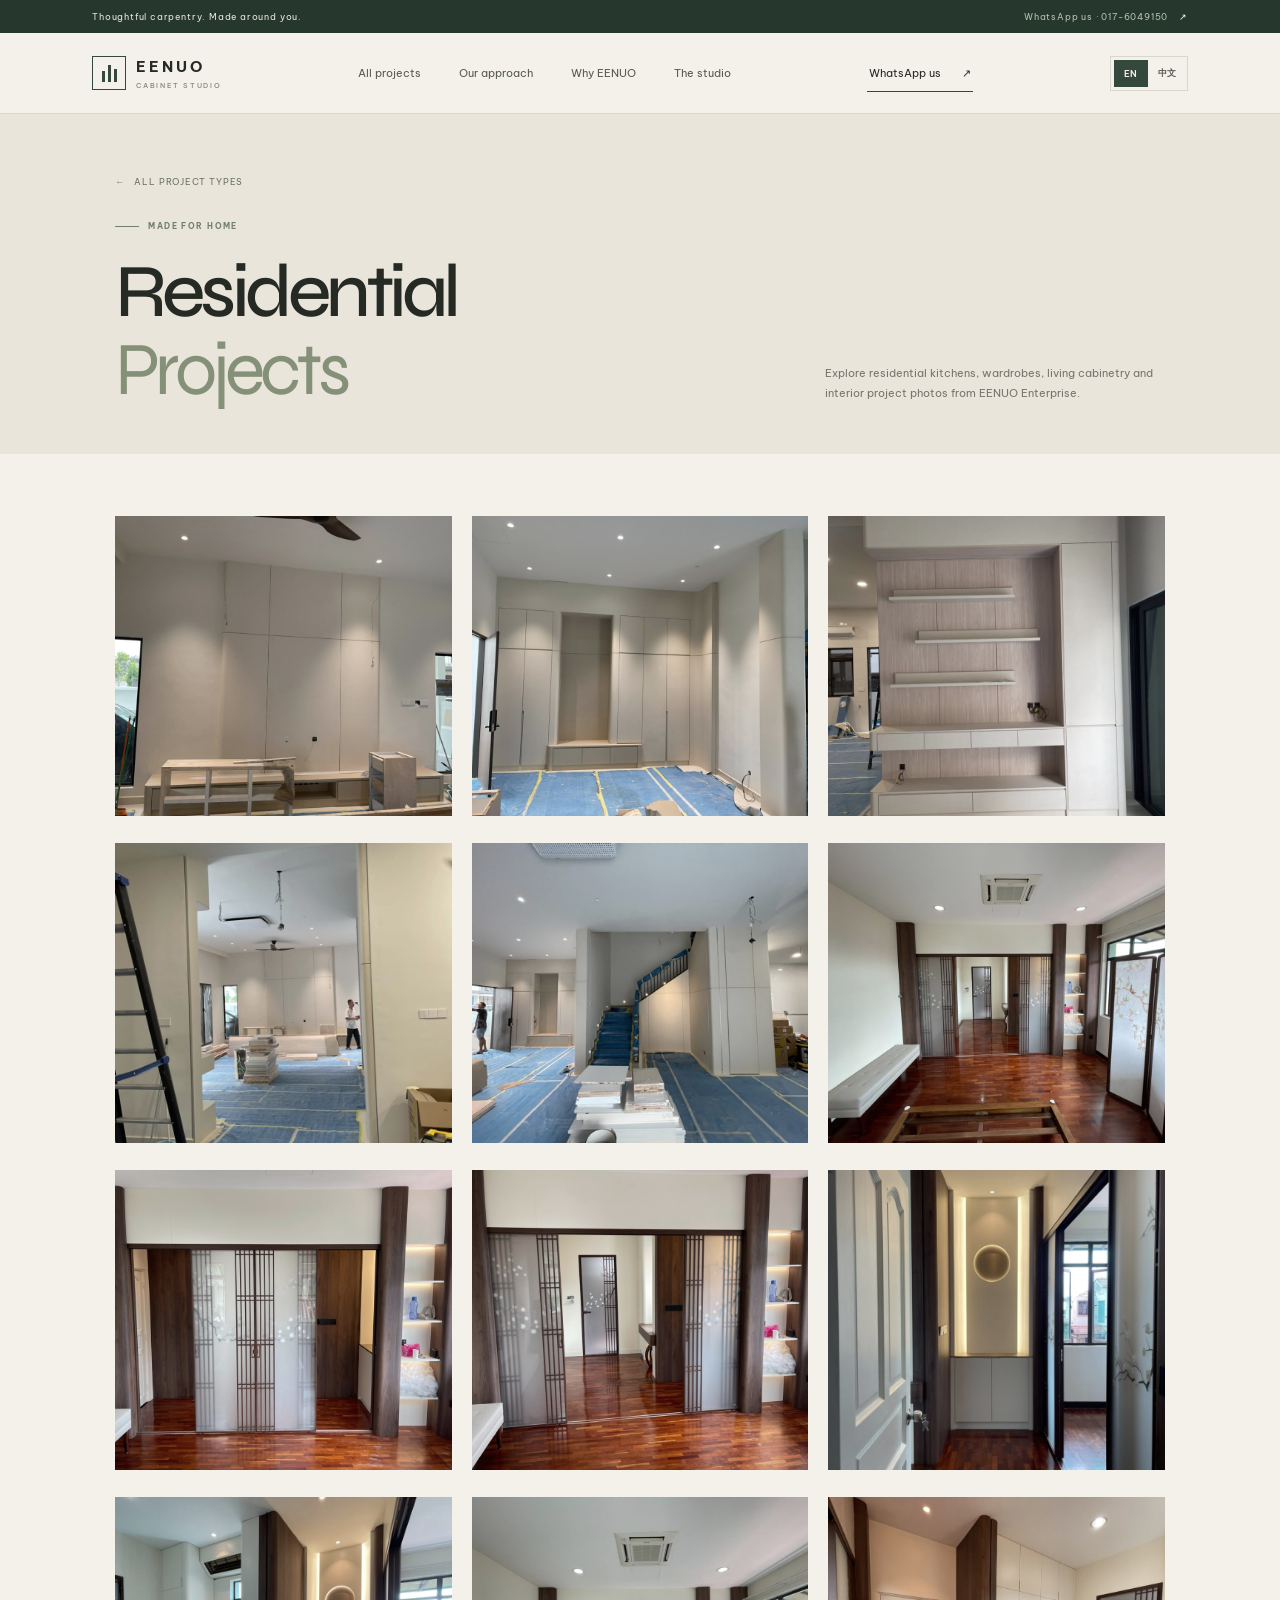
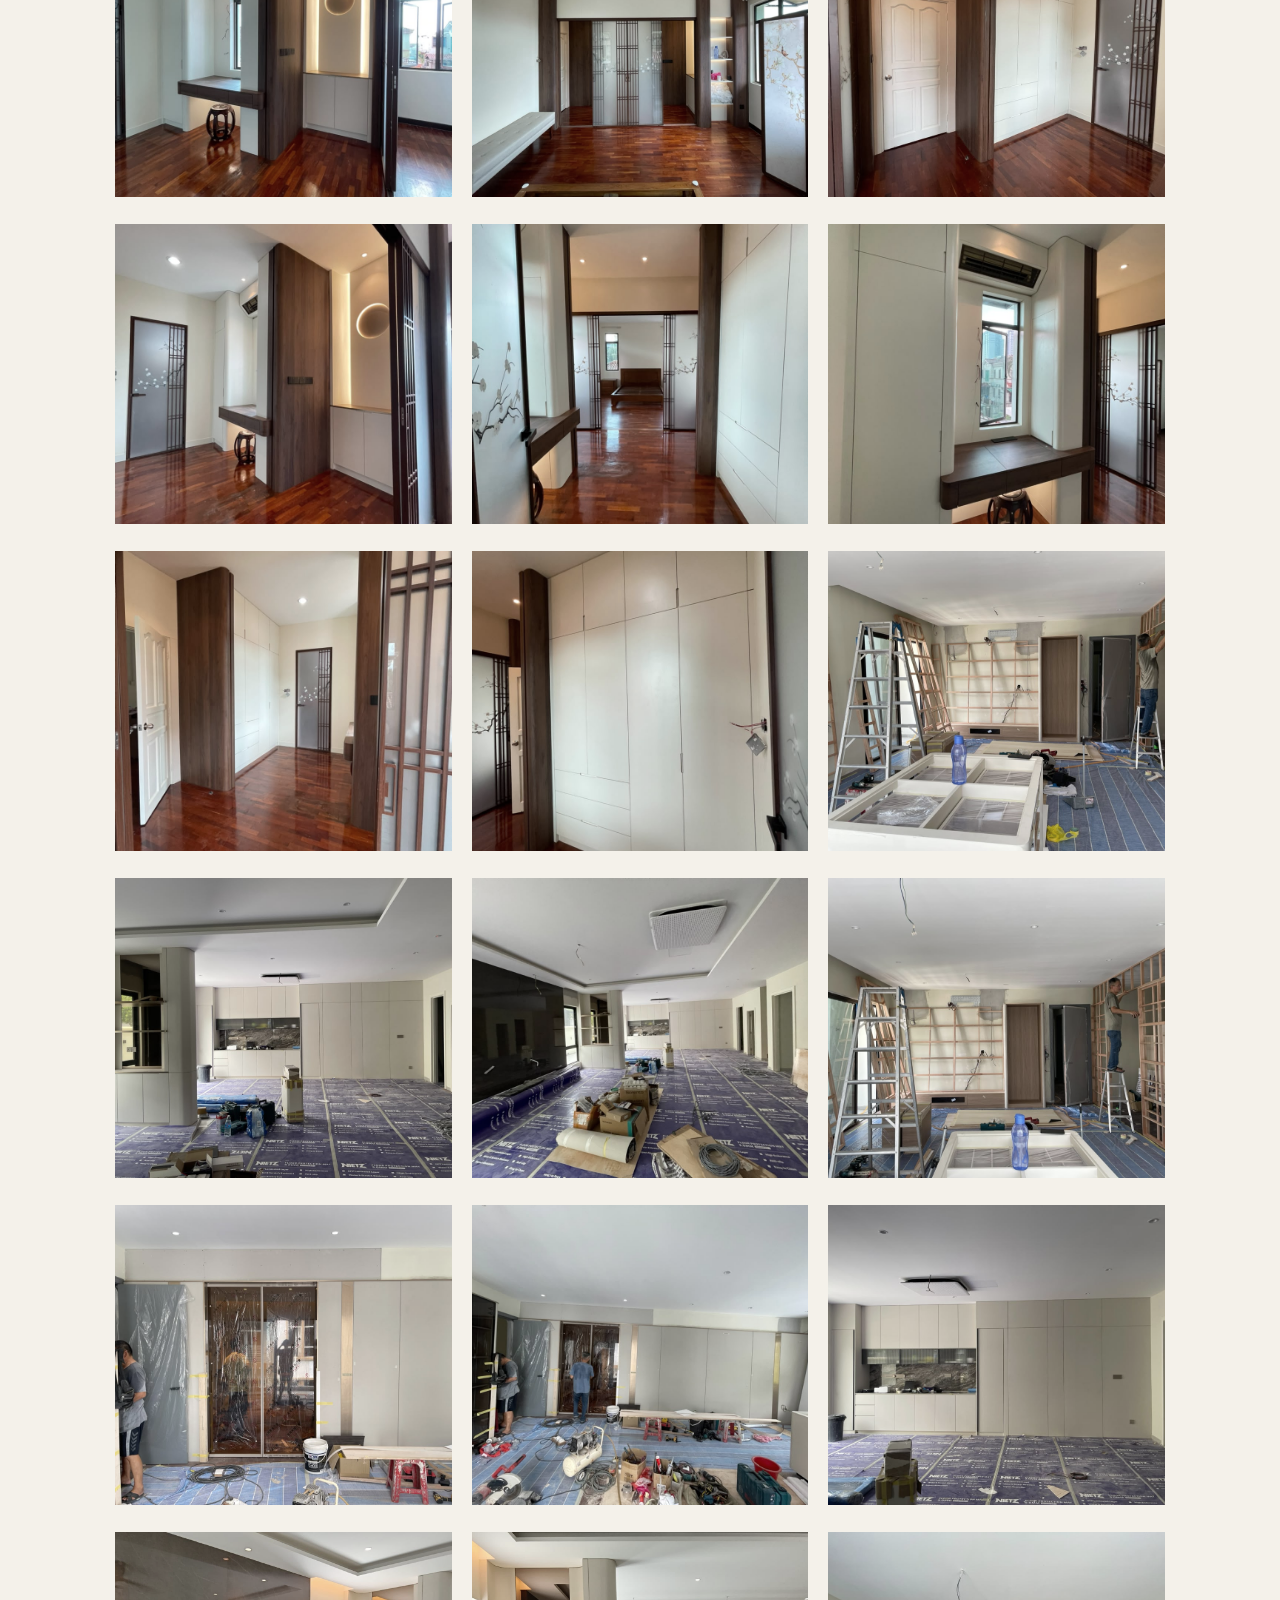
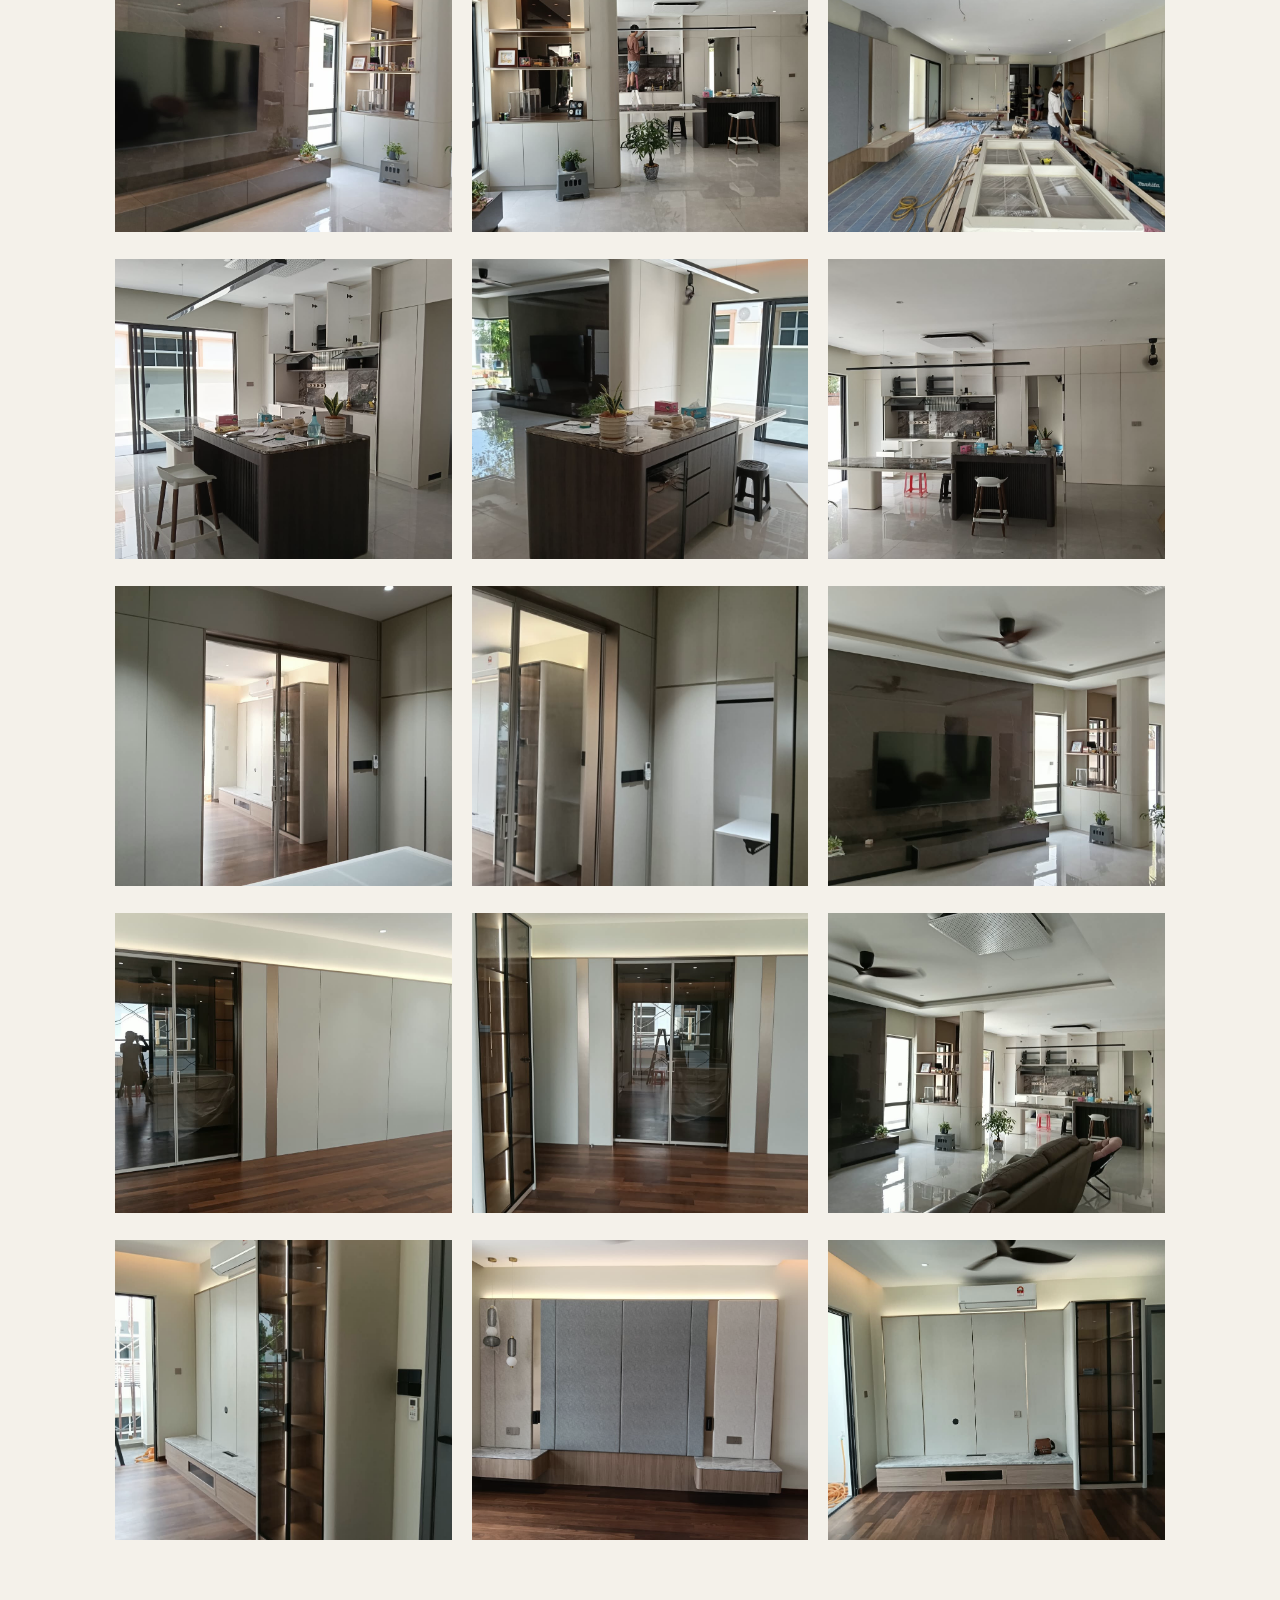
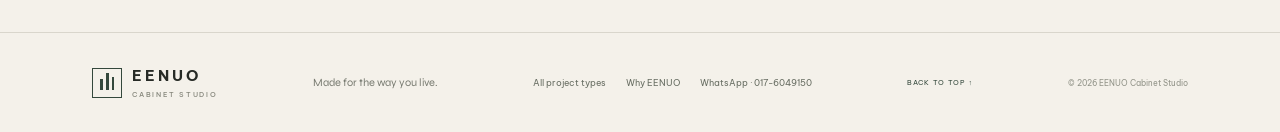
<file: residential.html>
<!doctype html>
<html lang="en">
  <head>
    <meta charset="UTF-8" />
    <meta name="viewport" content="width=device-width, initial-scale=1.0" />
    <meta name="theme-color" content="#f4f1ea" />
    <meta name="description" content="39 residential project photos from EENUO Cabinet Studio." />
    <title>Residential Projects — EENUO Cabinet Studio</title>
    <link rel="preconnect" href="https://fonts.googleapis.com" />
    <link rel="preconnect" href="https://fonts.gstatic.com" crossorigin />
    <link href="https://fonts.googleapis.com/css2?family=Be+Vietnam+Pro:wght@400;500;600;700&family=Syne:wght@400;500;600;700&display=swap" rel="stylesheet" />
    <link rel="stylesheet" href="styles.css" />
    <link rel="stylesheet" href="styles-portfolio.css" />
  </head>
  <body>
    <div class="topline"><span>Thoughtful carpentry. Made around you.</span><a href="https://wa.me/60176049150?text=Hi%20EENUO%20Cabinet%20Studio%2C%20I%27d%20like%20to%20discuss%20a%20project." target="_blank" rel="noreferrer">WhatsApp us · 017-6049150 <span aria-hidden="true">↗</span></a></div>
    <header class="site-header">
      <a class="wordmark" href="index.html#top" aria-label="EENUO Cabinet Studio home"><span class="wordmark-icon" aria-hidden="true"><i></i><i></i><i></i></span><span>EENUO<small>CABINET STUDIO</small></span></a>
      <nav class="desktop-nav" aria-label="Main navigation"><a href="index.html#work">All projects</a><a href="index.html#approach">Our approach</a><a href="index.html#why-us">Why EENUO</a><a href="index.html#studio">The studio</a></nav>
      <a class="nav-cta" href="https://wa.me/60176049150?text=Hi%20EENUO%20Cabinet%20Studio%2C%20I%27d%20like%20to%20discuss%20a%20project." target="_blank" rel="noreferrer">WhatsApp us <span aria-hidden="true">↗</span></a>
      <div class="language-switch" role="group" aria-label="Language selector"><button type="button" data-language="en" aria-pressed="true">EN</button><button type="button" data-language="zh" aria-pressed="false">中文</button></div><details class="mobile-nav"><summary aria-label="Open navigation"><span></span><span></span></summary><div class="mobile-panel"><a href="index.html#work">All projects</a><a href="index.html#approach">Our approach</a><a href="index.html#why-us">Why EENUO</a><a href="index.html#studio">The studio</a><a href="https://wa.me/60176049150?text=Hi%20EENUO%20Cabinet%20Studio%2C%20I%27d%20like%20to%20discuss%20a%20project." target="_blank" rel="noreferrer">WhatsApp us ↗</a></div></details>
    </header>
    <main>
      <section class="portfolio-hero">
        <a class="portfolio-back" href="index.html#work">← <span>All project types</span></a>
        <div class="portfolio-heading"><div><p class="eyebrow"><span></span> MADE FOR HOME</p><h1>Residential<br /><em>Projects</em></h1></div><p>Explore residential kitchens, wardrobes, living cabinetry and interior project photos from EENUO Enterprise.</p></div>
      </section>
      <section class="portfolio-gallery" aria-label="Residential project gallery">
        <div class="gallery-grid">
        <button class="gallery-item" type="button" data-lightbox-src="assets/residential/residential-01.jpg" aria-label="View Residential project 01 photo">
          <span class="gallery-image"><img src="assets/residential/residential-01.jpg" alt="Residential cabinetry and interior work photo 01 from EENUO Enterprise" loading="lazy" /></span>
        </button>
        <button class="gallery-item" type="button" data-lightbox-src="assets/residential/residential-02.jpg" aria-label="View Residential project 02 photo">
          <span class="gallery-image"><img src="assets/residential/residential-02.jpg" alt="Residential cabinetry and interior work photo 02 from EENUO Enterprise" loading="lazy" /></span>
        </button>
        <button class="gallery-item" type="button" data-lightbox-src="assets/residential/residential-03.jpg" aria-label="View Residential project 03 photo">
          <span class="gallery-image"><img src="assets/residential/residential-03.jpg" alt="Residential cabinetry and interior work photo 03 from EENUO Enterprise" loading="lazy" /></span>
        </button>
        <button class="gallery-item" type="button" data-lightbox-src="assets/residential/residential-04.jpg" aria-label="View Residential project 04 photo">
          <span class="gallery-image"><img src="assets/residential/residential-04.jpg" alt="Residential cabinetry and interior work photo 04 from EENUO Enterprise" loading="lazy" /></span>
        </button>
        <button class="gallery-item" type="button" data-lightbox-src="assets/residential/residential-05.jpg" aria-label="View Residential project 05 photo">
          <span class="gallery-image"><img src="assets/residential/residential-05.jpg" alt="Residential cabinetry and interior work photo 05 from EENUO Enterprise" loading="lazy" /></span>
        </button>
        <button class="gallery-item" type="button" data-lightbox-src="assets/residential/residential-06.jpg" aria-label="View Residential project 06 photo">
          <span class="gallery-image"><img src="assets/residential/residential-06.jpg" alt="Residential cabinetry and interior work photo 06 from EENUO Enterprise" loading="lazy" /></span>
        </button>
        <button class="gallery-item" type="button" data-lightbox-src="assets/residential/residential-07.jpg" aria-label="View Residential project 07 photo">
          <span class="gallery-image"><img src="assets/residential/residential-07.jpg" alt="Residential cabinetry and interior work photo 07 from EENUO Enterprise" loading="lazy" /></span>
        </button>
        <button class="gallery-item" type="button" data-lightbox-src="assets/residential/residential-08.jpg" aria-label="View Residential project 08 photo">
          <span class="gallery-image"><img src="assets/residential/residential-08.jpg" alt="Residential cabinetry and interior work photo 08 from EENUO Enterprise" loading="lazy" /></span>
        </button>
        <button class="gallery-item" type="button" data-lightbox-src="assets/residential/residential-09.jpg" aria-label="View Residential project 09 photo">
          <span class="gallery-image"><img src="assets/residential/residential-09.jpg" alt="Residential cabinetry and interior work photo 09 from EENUO Enterprise" loading="lazy" /></span>
        </button>
        <button class="gallery-item" type="button" data-lightbox-src="assets/residential/residential-10.jpg" aria-label="View Residential project 10 photo">
          <span class="gallery-image"><img src="assets/residential/residential-10.jpg" alt="Residential cabinetry and interior work photo 10 from EENUO Enterprise" loading="lazy" /></span>
        </button>
        <button class="gallery-item" type="button" data-lightbox-src="assets/residential/residential-11.jpg" aria-label="View Residential project 11 photo">
          <span class="gallery-image"><img src="assets/residential/residential-11.jpg" alt="Residential cabinetry and interior work photo 11 from EENUO Enterprise" loading="lazy" /></span>
        </button>
        <button class="gallery-item" type="button" data-lightbox-src="assets/residential/residential-12.jpg" aria-label="View Residential project 12 photo">
          <span class="gallery-image"><img src="assets/residential/residential-12.jpg" alt="Residential cabinetry and interior work photo 12 from EENUO Enterprise" loading="lazy" /></span>
        </button>
        <button class="gallery-item" type="button" data-lightbox-src="assets/residential/residential-13.jpg" aria-label="View Residential project 13 photo">
          <span class="gallery-image"><img src="assets/residential/residential-13.jpg" alt="Residential cabinetry and interior work photo 13 from EENUO Enterprise" loading="lazy" /></span>
        </button>
        <button class="gallery-item" type="button" data-lightbox-src="assets/residential/residential-14.jpg" aria-label="View Residential project 14 photo">
          <span class="gallery-image"><img src="assets/residential/residential-14.jpg" alt="Residential cabinetry and interior work photo 14 from EENUO Enterprise" loading="lazy" /></span>
        </button>
        <button class="gallery-item" type="button" data-lightbox-src="assets/residential/residential-15.jpg" aria-label="View Residential project 15 photo">
          <span class="gallery-image"><img src="assets/residential/residential-15.jpg" alt="Residential cabinetry and interior work photo 15 from EENUO Enterprise" loading="lazy" /></span>
        </button>
        <button class="gallery-item" type="button" data-lightbox-src="assets/residential/residential-16.jpg" aria-label="View Residential project 16 photo">
          <span class="gallery-image"><img src="assets/residential/residential-16.jpg" alt="Residential cabinetry and interior work photo 16 from EENUO Enterprise" loading="lazy" /></span>
        </button>
        <button class="gallery-item" type="button" data-lightbox-src="assets/residential/residential-17.jpg" aria-label="View Residential project 17 photo">
          <span class="gallery-image"><img src="assets/residential/residential-17.jpg" alt="Residential cabinetry and interior work photo 17 from EENUO Enterprise" loading="lazy" /></span>
        </button>
        <button class="gallery-item" type="button" data-lightbox-src="assets/residential/residential-18.jpg" aria-label="View Residential project 18 photo">
          <span class="gallery-image"><img src="assets/residential/residential-18.jpg" alt="Residential cabinetry and interior work photo 18 from EENUO Enterprise" loading="lazy" /></span>
        </button>
        <button class="gallery-item" type="button" data-lightbox-src="assets/residential/residential-19.jpg" aria-label="View Residential project 19 photo">
          <span class="gallery-image"><img src="assets/residential/residential-19.jpg" alt="Residential cabinetry and interior work photo 19 from EENUO Enterprise" loading="lazy" /></span>
        </button>
        <button class="gallery-item" type="button" data-lightbox-src="assets/residential/residential-20.jpg" aria-label="View Residential project 20 photo">
          <span class="gallery-image"><img src="assets/residential/residential-20.jpg" alt="Residential cabinetry and interior work photo 20 from EENUO Enterprise" loading="lazy" /></span>
        </button>
        <button class="gallery-item" type="button" data-lightbox-src="assets/residential/residential-21.jpg" aria-label="View Residential project 21 photo">
          <span class="gallery-image"><img src="assets/residential/residential-21.jpg" alt="Residential cabinetry and interior work photo 21 from EENUO Enterprise" loading="lazy" /></span>
        </button>
        <button class="gallery-item" type="button" data-lightbox-src="assets/residential/residential-22.jpg" aria-label="View Residential project 22 photo">
          <span class="gallery-image"><img src="assets/residential/residential-22.jpg" alt="Residential cabinetry and interior work photo 22 from EENUO Enterprise" loading="lazy" /></span>
        </button>
        <button class="gallery-item" type="button" data-lightbox-src="assets/residential/residential-23.jpg" aria-label="View Residential project 23 photo">
          <span class="gallery-image"><img src="assets/residential/residential-23.jpg" alt="Residential cabinetry and interior work photo 23 from EENUO Enterprise" loading="lazy" /></span>
        </button>
        <button class="gallery-item" type="button" data-lightbox-src="assets/residential/residential-24.jpg" aria-label="View Residential project 24 photo">
          <span class="gallery-image"><img src="assets/residential/residential-24.jpg" alt="Residential cabinetry and interior work photo 24 from EENUO Enterprise" loading="lazy" /></span>
        </button>
        <button class="gallery-item" type="button" data-lightbox-src="assets/residential/residential-25.jpg" aria-label="View Residential project 25 photo">
          <span class="gallery-image"><img src="assets/residential/residential-25.jpg" alt="Residential cabinetry and interior work photo 25 from EENUO Enterprise" loading="lazy" /></span>
        </button>
        <button class="gallery-item" type="button" data-lightbox-src="assets/residential/residential-26.jpg" aria-label="View Residential project 26 photo">
          <span class="gallery-image"><img src="assets/residential/residential-26.jpg" alt="Residential cabinetry and interior work photo 26 from EENUO Enterprise" loading="lazy" /></span>
        </button>
        <button class="gallery-item" type="button" data-lightbox-src="assets/residential/residential-27.jpg" aria-label="View Residential project 27 photo">
          <span class="gallery-image"><img src="assets/residential/residential-27.jpg" alt="Residential cabinetry and interior work photo 27 from EENUO Enterprise" loading="lazy" /></span>
        </button>
        <button class="gallery-item" type="button" data-lightbox-src="assets/residential/residential-28.jpg" aria-label="View Residential project 28 photo">
          <span class="gallery-image"><img src="assets/residential/residential-28.jpg" alt="Residential cabinetry and interior work photo 28 from EENUO Enterprise" loading="lazy" /></span>
        </button>
        <button class="gallery-item" type="button" data-lightbox-src="assets/residential/residential-29.jpg" aria-label="View Residential project 29 photo">
          <span class="gallery-image"><img src="assets/residential/residential-29.jpg" alt="Residential cabinetry and interior work photo 29 from EENUO Enterprise" loading="lazy" /></span>
        </button>
        <button class="gallery-item" type="button" data-lightbox-src="assets/residential/residential-30.jpg" aria-label="View Residential project 30 photo">
          <span class="gallery-image"><img src="assets/residential/residential-30.jpg" alt="Residential cabinetry and interior work photo 30 from EENUO Enterprise" loading="lazy" /></span>
        </button>
        <button class="gallery-item" type="button" data-lightbox-src="assets/residential/residential-31.jpg" aria-label="View Residential project 31 photo">
          <span class="gallery-image"><img src="assets/residential/residential-31.jpg" alt="Residential cabinetry and interior work photo 31 from EENUO Enterprise" loading="lazy" /></span>
        </button>
        <button class="gallery-item" type="button" data-lightbox-src="assets/residential/residential-32.jpg" aria-label="View Residential project 32 photo">
          <span class="gallery-image"><img src="assets/residential/residential-32.jpg" alt="Residential cabinetry and interior work photo 32 from EENUO Enterprise" loading="lazy" /></span>
        </button>
        <button class="gallery-item" type="button" data-lightbox-src="assets/residential/residential-33.jpg" aria-label="View Residential project 33 photo">
          <span class="gallery-image"><img src="assets/residential/residential-33.jpg" alt="Residential cabinetry and interior work photo 33 from EENUO Enterprise" loading="lazy" /></span>
        </button>
        <button class="gallery-item" type="button" data-lightbox-src="assets/residential/residential-34.jpg" aria-label="View Residential project 34 photo">
          <span class="gallery-image"><img src="assets/residential/residential-34.jpg" alt="Residential cabinetry and interior work photo 34 from EENUO Enterprise" loading="lazy" /></span>
        </button>
        <button class="gallery-item" type="button" data-lightbox-src="assets/residential/residential-35.jpg" aria-label="View Residential project 35 photo">
          <span class="gallery-image"><img src="assets/residential/residential-35.jpg" alt="Residential cabinetry and interior work photo 35 from EENUO Enterprise" loading="lazy" /></span>
        </button>
        <button class="gallery-item" type="button" data-lightbox-src="assets/residential/residential-36.jpg" aria-label="View Residential project 36 photo">
          <span class="gallery-image"><img src="assets/residential/residential-36.jpg" alt="Residential cabinetry and interior work photo 36 from EENUO Enterprise" loading="lazy" /></span>
        </button>
        <button class="gallery-item" type="button" data-lightbox-src="assets/residential/residential-37.jpg" aria-label="View Residential project 37 photo">
          <span class="gallery-image"><img src="assets/residential/residential-37.jpg" alt="Residential cabinetry and interior work photo 37 from EENUO Enterprise" loading="lazy" /></span>
        </button>
        <button class="gallery-item" type="button" data-lightbox-src="assets/residential/residential-38.jpg" aria-label="View Residential project 38 photo">
          <span class="gallery-image"><img src="assets/residential/residential-38.jpg" alt="Residential cabinetry and interior work photo 38 from EENUO Enterprise" loading="lazy" /></span>
        </button>
        <button class="gallery-item" type="button" data-lightbox-src="assets/residential/residential-39.jpg" aria-label="View Residential project 39 photo">
          <span class="gallery-image"><img src="assets/residential/residential-39.jpg" alt="Residential cabinetry and interior work photo 39 from EENUO Enterprise" loading="lazy" /></span>
        </button>
        </div>
      </section>
    </main>
    <dialog class="lightbox" id="project-lightbox" aria-label="Project photo viewer">
      <img id="lightbox-image" alt="" />
      <div class="lightbox-bar"><button class="lightbox-close" type="button" aria-label="Close photo">×</button></div>
    </dialog>
    <footer class="footer"><a class="wordmark footer-brand" href="index.html#top"><span class="wordmark-icon" aria-hidden="true"><i></i><i></i><i></i></span><span>EENUO<small>CABINET STUDIO</small></span></a><p>Made for the way you live.</p><nav aria-label="Footer navigation"><a href="index.html#work">All project types</a><a href="index.html#why-us">Why EENUO</a><a href="https://wa.me/60176049150?text=Hi%20EENUO%20Cabinet%20Studio%2C%20I%27d%20like%20to%20discuss%20a%20project." target="_blank" rel="noreferrer">WhatsApp · 017-6049150</a></nav><a class="back-top" href="#top">BACK TO TOP ↑</a><span class="copyright">© 2026 EENUO Cabinet Studio</span></footer>
    <script src="script.js"></script><script src="language.js"></script>
  </body>
</html>
</file>
<file: styles.css>
:root{--paper:#f4f1ea;--paper2:#e9e5db;--ink:#262a25;--muted:#74766d;--line:#d9d6cc;--green:#34483c;--green2:#26372e;--olive:#a8a78e;--serif:"Manrope",Arial,sans-serif;--sans:"DM Sans",Arial,sans-serif}*{box-sizing:border-box}html{scroll-behavior:smooth;scroll-padding-top:90px}body{margin:0;background:var(--paper);color:var(--ink);font-family:var(--sans);font-size:14px;-webkit-font-smoothing:antialiased}a{color:inherit;text-decoration:none}img{display:block;width:100%;height:100%;object-fit:cover}.topline{height:33px;background:var(--green2);color:#e8e7df;display:flex;align-items:center;justify-content:space-between;padding:0 7.2%;font-size:9px;letter-spacing:.09em}.topline>a{color:#b9c0b2}.topline>a span{margin-left:8px;color:#fff}.site-header{height:81px;display:flex;align-items:center;justify-content:space-between;padding:0 7.2%;border-bottom:1px solid var(--line);position:relative;z-index:5;background:var(--paper)}.wordmark{display:flex;align-items:center;gap:10px;font-size:15px;font-weight:700;letter-spacing:.2em}.wordmark small{display:block;font-size:7px;font-weight:500;letter-spacing:.25em;color:#85867b;margin-top:5px}.wordmark-icon{height:34px;width:34px;border:1px solid var(--green);display:flex;align-items:end;justify-content:center;gap:3px;padding:7px}.wordmark-icon i{width:3px;background:var(--green);display:block}.wordmark-icon i:nth-child(1){height:11px}.wordmark-icon i:nth-child(2){height:17px}.wordmark-icon i:nth-child(3){height:13px}.desktop-nav{display:flex;gap:38px;font-size:11px;color:#555a51}.desktop-nav a:hover,.footer nav a:hover{color:#8a6849}.nav-cta{border-bottom:1px solid var(--green);padding:11px 2px;font-size:11px}.nav-cta span{margin-left:18px}.mobile-nav{display:none}.hero{position:relative;min-height:620px;display:grid;grid-template-columns:.84fr 1.16fr;padding:59px 7.2% 66px;gap:5.2%;align-items:center}.hero-copy{padding:0 0 2px 2.5%;position:relative;z-index:1}.eyebrow{display:flex;align-items:center;gap:9px;font-size:8px;font-weight:700;letter-spacing:.18em;color:#71806c;margin:0 0 22px}.eyebrow>span{width:24px;height:1px;background:currentColor}h1,h2,h3,p{margin-top:0}h1,h2{font-family:var(--serif);font-weight:500;letter-spacing:-.065em}h1{font-size:clamp(55px,6.3vw,88px);line-height:1.02;margin:0 0 24px}h1 em,h2 em{font-style:normal;color:#859078;font-weight:400}.hero-lede{font-size:14px;line-height:1.85;color:#70736a;max-width:330px;margin:0 0 26px}.button{display:inline-flex;align-items:center;justify-content:space-between;gap:30px;padding:15px 18px;font-size:10px;letter-spacing:.04em;transition:background .2s,transform .2s}.button:hover{transform:translateY(-2px)}.button-dark{background:var(--green);color:#f5f2e9}.button-dark:hover{background:var(--green2)}.button span{font-size:15px}.hero-foot{display:flex;align-items:center;justify-content:space-between;max-width:332px;border-top:1px solid var(--line);margin-top:59px;padding-top:15px;color:#85867d;font-size:7px;line-height:1.55;letter-spacing:.1em}.hero-foot>b,.hero-foot b{color:var(--green);font-weight:600}.hero-index{display:flex;align-items:center;gap:9px;color:var(--green);font-size:8px}.hero-index i{width:29px;height:1px;background:#afb3a5}.hero-image-wrap{height:465px;position:relative;background:#dad8ce}.hero-image-wrap>img{filter:saturate(.78)}.hero-image-wrap:after{content:"";position:absolute;inset:12px;border:1px solid #ffffff72;pointer-events:none}.hero-image-note{position:absolute;z-index:1;left:-28px;bottom:28px;background:var(--paper);display:flex;align-items:center;gap:11px;padding:12px 16px;font-size:7px;letter-spacing:.13em;line-height:1.6}.note-symbol{font-size:21px;color:#89957e}.hero-image-tag{position:absolute;right:0;bottom:-24px;font-size:7px;letter-spacing:.13em;color:#777a70}.hero-image-tag i{display:inline-block;width:31px;height:1px;background:#aeb0a3;vertical-align:middle;margin:0 8px}.vertical-label{position:absolute;right:2.7%;top:50%;writing-mode:vertical-rl;transform:translateY(-50%);font-size:7px;letter-spacing:.18em;color:#85877c}.vertical-label i{height:28px;width:1px;background:#aeb0a3;display:inline-block;margin:10px auto}.ticker{height:65px;border-top:1px solid var(--line);border-bottom:1px solid var(--line);display:flex;justify-content:center;align-items:center;gap:34px;color:#666c62;font-size:9px;letter-spacing:.14em;text-transform:uppercase}.ticker i{font-style:normal;font-size:12px;color:#9da08e}.section-pad{padding:105px 9%}.section-heading{display:flex;justify-content:space-between;align-items:end;margin-bottom:40px}.section-heading .eyebrow{margin-bottom:18px}h2{font-size:clamp(43px,5vw,66px);line-height:1.08;margin:0}.heading-note{max-width:300px;color:var(--muted);font-size:11px;line-height:1.8;margin:0 1% 5px 25px}.work-grid{display:grid;grid-template-columns:1.2fr 1fr 1fr;align-items:start;gap:20px}.work-card{display:block;min-width:0}.work-card-large{padding-top:26px}.work-photo{height:268px;position:relative;overflow:hidden;background:#e0ddd3}.work-card-large .work-photo{height:323px}.work-photo img{filter:saturate(.72);transition:transform .55s,filter .4s}.work-card:hover .work-photo img{transform:scale(1.035);filter:saturate(.95)}.photo-index{position:absolute;top:12px;left:12px;background:var(--paper);padding:7px 10px;font-size:8px;color:var(--green);letter-spacing:.12em}.photo-arrow{position:absolute;right:12px;bottom:12px;display:grid;place-items:center;width:32px;height:32px;background:var(--paper);font-size:15px;transition:background .2s,color .2s}.work-card:hover .photo-arrow{background:var(--green);color:#fff}.work-meta{display:flex;justify-content:space-between;gap:10px;align-items:center;padding:17px 0 15px;border-bottom:1px solid var(--line)}.work-meta h3{font-family:var(--serif);font-size:20px;font-weight:500;letter-spacing:-.04em;margin:0 0 6px}.work-meta p{font-size:9px;line-height:1.6;color:var(--muted);margin:0}.work-meta>span{font-size:7px;letter-spacing:.1em;color:#73796d;white-space:nowrap}.work-meta>span b{font-size:11px;color:var(--green);font-weight:400;margin-left:5px}.work-bottom{display:flex;justify-content:space-between;padding-top:18px;font-size:7px;letter-spacing:.17em;color:#8a8c81}.work-bottom b{color:#8e977e;margin-left:8px;font-size:12px}.quote-band{min-height:280px;background:var(--green);color:#f3f0e7;display:flex;flex-direction:column;align-items:center;justify-content:center;position:relative;text-align:center;overflow:hidden}.quote-band:before,.quote-band:after{content:"";position:absolute;width:230px;height:230px;border:1px solid #ffffff16;border-radius:50%}.quote-band:before{left:-80px;top:-110px}.quote-band:after{right:-50px;bottom:-140px;width:320px;height:320px}.quote-mark{font-family:Georgia,serif;font-size:44px;line-height:.6;color:#b5b99f}.quote-band p{font-family:var(--serif);font-size:clamp(30px,4vw,47px);line-height:1.16;letter-spacing:-.05em;margin:7px 0 17px}.quote-band p em{font-style:normal;color:#bdc1a9}.quote-caption{font-size:7px;letter-spacing:.19em;color:#d3d7c5}.approach{display:grid;grid-template-columns:1fr 1fr;gap:9%;align-items:center}.approach-visual{height:512px;position:relative;background:#dedbd1}.approach-visual>img{filter:saturate(.75)}.approach-stamp{position:absolute;right:-25px;top:35px;width:82px;height:82px;display:grid;place-items:center;text-align:center;background:#a6a88f;color:#fff;font-size:9px;line-height:1.5;letter-spacing:.12em;border-radius:50%;transform:rotate(8deg)}.image-credit{position:absolute;left:16px;bottom:15px;color:#fff;font-size:7px;letter-spacing:.13em;text-shadow:0 1px 5px #0009}.approach-copy{padding:13px 0}.approach-copy h2{margin-bottom:20px}.approach-copy>p:not(.eyebrow){max-width:425px;font-size:11px;line-height:1.85;color:var(--muted);margin:0 0 23px}.steps{border-top:1px solid var(--line)}.step{display:grid;grid-template-columns:35px 1fr 14px;gap:10px;align-items:start;padding:14px 0;border-bottom:1px solid var(--line)}.step>span{font-size:8px;color:#8b9580;padding-top:3px}.step h3{font-family:var(--serif);font-size:15px;font-weight:500;margin:0 0 4px}.step p{color:var(--muted);font-size:9px;line-height:1.6;margin:0}.step>i{font-size:12px;color:#77846c;font-style:normal}.text-link{display:inline-block;margin-top:21px;padding-bottom:6px;border-bottom:1px solid #9da193;font-size:10px}.text-link span{margin-left:14px;color:var(--green)}.studio{display:grid;grid-template-columns:.85fr 1.15fr;min-height:492px;background:var(--green2);color:#f4f1e9;position:relative;overflow:hidden}.studio-copy{padding:78px 6% 75px 18%;align-self:center;z-index:1}.studio-copy .eyebrow{color:#c2c7ad}.studio-copy h2{font-size:clamp(39px,4.8vw,61px);margin-bottom:20px}.studio-copy h2 em{color:#bdc2a6}.studio-copy>p:not(.eyebrow){max-width:360px;color:#c5c7bd;font-size:11px;line-height:1.9;margin-bottom:23px}.button-light{background:var(--paper);color:var(--green2)}.button-light:hover{background:#d8dacd}.studio-visual{min-height:492px;position:relative;margin:37px 7% 37px 0}.studio-visual img{filter:saturate(.72)}.studio-caption{position:absolute;bottom:0;right:0;display:flex;align-items:center;gap:10px;padding:12px 15px;background:var(--paper);color:#6b7064;font-size:7px;letter-spacing:.13em}.studio-caption i{height:1px;width:18px;background:#8a9380}.studio-watermark{position:absolute;font-family:var(--serif);font-size:500px;line-height:1;color:#ffffff08;left:-55px;bottom:-200px;pointer-events:none}.contact{display:grid;grid-template-columns:.85fr 1.15fr;gap:10%;align-items:start}.contact-intro{padding-top:8px}.contact-intro h2{margin-bottom:19px}.contact-intro>p:not(.eyebrow){font-size:11px;line-height:1.9;color:var(--muted);max-width:350px}.contact-aside{display:flex;align-items:center;gap:12px;margin-top:34px;font-size:8px;line-height:1.55;letter-spacing:.12em;color:#71776a}.contact-aside b{font-weight:600;color:var(--green)}.contact-seal{width:40px;height:40px;display:grid;place-items:center;border:1px solid #aeb29f;border-radius:50%;font-family:var(--serif);font-size:20px;color:var(--green)}.project-form{padding:26px 30px 24px;border:1px solid var(--line);background:#f7f5ef}.form-top{display:flex;justify-content:space-between;padding-bottom:17px;margin-bottom:19px;border-bottom:1px solid var(--line);font-size:7px;letter-spacing:.15em;color:#818579}.project-form label{display:block;font-size:9px;color:#555b51;margin-bottom:16px}.project-form input,.project-form select,.project-form textarea{display:block;width:100%;border:0;border-bottom:1px solid #d5d4ca;border-radius:0;background:transparent;padding:10px 0;color:var(--ink);font:400 11px var(--sans);outline:none}.project-form input:focus,.project-form select:focus,.project-form textarea:focus{border-color:#78836e}.project-form input::placeholder,.project-form textarea::placeholder{color:#a3a49a}.project-form select{color:#777a70;appearance:none;background:linear-gradient(45deg,transparent 50%,#777a70 50%) calc(100% - 5px) 17px/5px 5px no-repeat,linear-gradient(135deg,#777a70 50%,transparent 50%) 100% 17px/5px 5px no-repeat}.project-form select option{color:var(--ink)}.project-form textarea{resize:vertical}.form-row{display:grid;grid-template-columns:1fr 1fr;gap:22px}.form-submit{border:0;cursor:pointer;margin-top:3px}.form-status{min-height:18px;color:var(--green);font-size:10px;line-height:1.6;margin:12px 0 0}.footer{min-height:100px;padding:20px 7.2%;border-top:1px solid var(--line);display:flex;align-items:center;justify-content:space-between;gap:18px}.footer-brand .wordmark-icon{width:30px;height:30px}.footer>p{font-family:var(--serif);font-size:11px;color:#787b71;margin:0}.footer nav{display:flex;gap:20px;font-size:9px;color:#686e63}.back-top{font-size:7px;letter-spacing:.1em;color:var(--green)}.copyright{font-size:8px;color:#919388}.mobile-panel{display:none}@media(max-width:950px){.site-header{padding:0 5%}.hero{padding-left:6%;padding-right:6%;gap:4%;grid-template-columns:.9fr 1.1fr}.hero-image-wrap{height:400px}.section-pad{padding-left:6%;padding-right:6%}.work-grid{gap:13px}.work-photo{height:225px}.work-card-large .work-photo{height:275px}.approach{gap:7%}.approach-visual{height:450px}.studio-copy{padding-left:12%}.footer{padding-left:5%;padding-right:5%}}@media(max-width:680px){html{scroll-padding-top:70px}.topline{height:30px;padding:0 5%;font-size:8px}.site-header{height:69px;padding:0 5%}.desktop-nav,.nav-cta{display:none}.mobile-nav{display:block;position:relative}.mobile-nav summary{list-style:none;display:flex;width:38px;height:38px;flex-direction:column;align-items:center;justify-content:center;gap:6px;cursor:pointer}.mobile-nav summary::-webkit-details-marker{display:none}.mobile-nav summary span{width:19px;height:1px;background:var(--ink)}.mobile-panel{position:absolute;display:none;right:0;top:47px;width:185px;padding:10px;background:var(--paper);border:1px solid var(--line);box-shadow:0 12px 25px #20261d1c}.mobile-nav[open] .mobile-panel{display:grid}.mobile-panel a{padding:12px 8px;font-size:11px}.hero{display:flex;flex-direction:column;align-items:stretch;padding:44px 6% 48px;gap:36px}.hero-copy{padding-left:0}.hero h1{font-size:59px}.hero-lede{font-size:13px}.hero-foot{margin-top:35px}.hero-image-wrap{height:320px;margin-left:8px}.hero-image-note{left:-9px;bottom:18px}.vertical-label{display:none}.ticker{height:auto;min-height:60px;flex-wrap:wrap;gap:11px 14px;padding:14px 5%;font-size:7px;letter-spacing:.1em}.ticker i{font-size:10px}.section-pad{padding:70px 6%}.section-heading{display:block;margin-bottom:27px}.heading-note{margin:16px 0 0;max-width:390px}.section-heading h2{font-size:45px}.work-grid{grid-template-columns:1fr;gap:24px}.work-card-large{padding-top:0}.work-photo,.work-card-large .work-photo{height:270px}.work-meta h3{font-size:21px}.work-bottom{font-size:6px;letter-spacing:.1em}.quote-band{min-height:240px;padding:20px}.quote-band p{font-size:36px}.approach{grid-template-columns:1fr;gap:38px}.approach-visual{height:360px;margin-right:12px}.approach-stamp{right:-13px;width:72px;height:72px;font-size:8px}.approach-copy h2{font-size:46px}.studio{grid-template-columns:1fr}.studio-copy{padding:67px 8% 32px}.studio-copy h2{font-size:48px}.studio-visual{min-height:290px;height:290px;margin:0 6% 32px}.studio-watermark{font-size:330px;bottom:-125px}.contact{grid-template-columns:1fr;gap:30px}.contact-intro h2{font-size:47px}.contact-aside{margin-top:20px}.project-form{padding:21px 18px}.form-row{grid-template-columns:1fr;gap:0}.footer{padding:23px 6%;flex-wrap:wrap}.footer>p{order:3;width:100%;margin:0}.footer nav{display:none}.copyright{font-size:7px}.back-top{margin-left:auto}}@media(prefers-reduced-motion:reduce){html{scroll-behavior:auto}*,*:before,*:after{transition:none!important}}
.language-switch{display:flex;align-items:center;gap:2px;padding:3px;border:1px solid var(--line);flex:0 0 auto}
.language-switch button{min-width:34px;height:27px;padding:0 7px;border:0;background:transparent;color:#555a51;font:600 9px var(--sans);cursor:pointer}
.language-switch button[aria-pressed="true"]{background:var(--green);color:#f5f2e9}
.language-switch button:focus-visible{outline:2px solid #859078;outline-offset:2px}
@media(max-width:950px) and (min-width:681px){.desktop-nav{gap:18px}.desktop-nav a{font-size:10px}.language-switch button{min-width:31px;padding:0 5px}}
@media(max-width:680px){.language-switch{margin-left:auto}.mobile-nav{margin-left:12px}}
</file>
<file: styles-portfolio.css>
:root{--serif:"Syne",sans-serif;--sans:"Be Vietnam Pro",Arial,sans-serif}
h1,h2{font-weight:600}
.project-categories{display:grid;grid-template-columns:repeat(3,minmax(0,1fr));gap:20px}
.category-card{display:block;min-width:0}
.category-photo{height:292px;position:relative;overflow:hidden;background:#e0ddd3}
.category-photo img{filter:saturate(.75);transition:transform .55s,filter .4s}
.category-card:hover .category-photo img{transform:scale(1.035);filter:saturate(1)}
.category-number{position:absolute;top:12px;left:12px;background:var(--paper);padding:7px 10px;font-size:8px;color:var(--green);letter-spacing:.12em}
.category-arrow{position:absolute;right:12px;bottom:12px;display:grid;place-items:center;width:35px;height:35px;background:var(--paper);font-size:16px;transition:background .2s,color .2s}
.category-card:hover .category-arrow{background:var(--green);color:#fff}
.category-info{display:flex;justify-content:space-between;gap:10px;align-items:end;padding:16px 0 14px;border-bottom:1px solid var(--line)}
.category-info>div>span{font-size:7px;letter-spacing:.14em;color:#85887d}
.category-info h3{font-family:var(--serif);font-size:23px;font-weight:500;letter-spacing:-.04em;margin:5px 0 0}
.category-link{font-size:7px;letter-spacing:.1em;color:#73796d;white-space:nowrap}
.category-link b{font-size:11px;color:var(--green);font-weight:400;margin-left:5px}
.portfolio-hero{padding:57px 9% 45px;background:var(--paper2)}
.portfolio-back{display:inline-flex;align-items:center;gap:9px;color:#697164;font-size:9px;letter-spacing:.1em;text-transform:uppercase;margin-bottom:34px}
.portfolio-back:hover{color:var(--green)}
.portfolio-heading{display:flex;align-items:end;justify-content:space-between;gap:30px}
.portfolio-heading h1{font-family:var(--serif);font-size:clamp(45px,6vw,75px);line-height:1.04;letter-spacing:-.065em;font-weight:500;margin:0}
.portfolio-heading h1 em{font-style:normal;color:#859078;font-weight:400}
.portfolio-heading>p{max-width:340px;margin:0 0 5px;color:var(--muted);font-size:11px;line-height:1.8}
.portfolio-gallery{padding:62px 9% 92px}
.gallery-grid{display:grid;grid-template-columns:repeat(3,minmax(0,1fr));gap:27px 20px}
.gallery-item{display:block;width:100%;border:0;padding:0;text-align:left;background:transparent;cursor:zoom-in;color:var(--ink)}
.gallery-image{display:block;height:300px;overflow:hidden;background:#e1ded5}
.gallery-image img{transition:transform .55s;filter:saturate(.8)}
.gallery-item:hover .gallery-image img{transform:scale(1.035)}
.gallery-item:focus-visible{outline:2px solid #7d8a73;outline-offset:5px}
.lightbox{width:min(94vw,1100px);max-width:none;max-height:92vh;border:0;padding:0;background:#1f241f;color:#f5f2e9}
.lightbox::backdrop{background:#111712dc;backdrop-filter:blur(3px)}
.lightbox img{display:block;width:100%;height:min(74vh,760px);object-fit:contain;background:#1f241f}
.lightbox-bar{display:flex;align-items:center;justify-content:space-between;padding:13px 18px;font-size:10px;letter-spacing:.08em}
.lightbox-close{width:34px;height:34px;border:1px solid #ffffff65;color:#fff;background:transparent;font-size:21px;cursor:pointer}
.lightbox-close:hover{background:#ffffff20}
.why-section{display:grid;grid-template-columns:.95fr 1.05fr;gap:8%;align-items:center;padding:95px 9%;background:var(--paper2)}
.why-copy h2{font-size:clamp(40px,4.5vw,58px);margin:0 0 17px}
.why-intro{max-width:420px;color:var(--muted);font-size:11px;line-height:1.85;margin:0 0 19px}
.why-points{border-top:1px solid #d3d0c6}
.why-point{display:grid;grid-template-columns:30px 1fr;gap:10px;padding:13px 0;border-bottom:1px solid #d3d0c6}
.why-point>span{font-size:8px;color:#859078;padding-top:4px}
.why-point h3{font-family:var(--sans);font-size:11px;font-weight:600;margin:0 0 4px}
.why-point p{font-size:9px;line-height:1.65;color:var(--muted);margin:0}
.why-copy .text-link{margin-top:17px}
.why-photos{display:grid;grid-template-columns:1.1fr .9fr;grid-template-rows:1fr 1fr;gap:12px;height:430px}
.why-photo{display:block;position:relative;overflow:hidden;background:#dcd9cf}
.why-photo img{transition:transform .5s;filter:saturate(.78)}
.why-photo:hover img{transform:scale(1.035)}
.why-photo-main{grid-row:1/3}
.why-photo>span{position:absolute;left:10px;bottom:10px;background:var(--paper);padding:8px 9px;font-size:7px;letter-spacing:.1em;color:var(--green)}
@media(max-width:950px){.category-photo{height:250px}.portfolio-hero{padding-left:6%;padding-right:6%}.portfolio-gallery{padding-left:6%;padding-right:6%}.gallery-image{height:245px}.why-section{padding-left:6%;padding-right:6%;gap:5%}.why-photos{height:380px}}
@media(max-width:680px){.project-categories{grid-template-columns:1fr;gap:23px}.category-photo{height:265px}.category-info h3{font-size:22px}.portfolio-hero{padding:34px 6% 30px}.portfolio-back{margin-bottom:25px}.portfolio-heading{display:block}.portfolio-heading h1{font-size:54px}.portfolio-heading>p{margin-top:14px}.portfolio-gallery{padding:37px 6% 65px}.gallery-grid{grid-template-columns:1fr;gap:23px}.gallery-image{height:280px}.lightbox{width:96vw}.lightbox img{height:68vh}.why-section{grid-template-columns:1fr;gap:34px;padding:68px 6%}.why-copy h2{font-size:45px}.why-photos{height:350px;grid-template-columns:1.05fr .95fr}}
@media(prefers-reduced-motion:reduce){.category-photo img,.gallery-image img{transition:none}}
</file>
